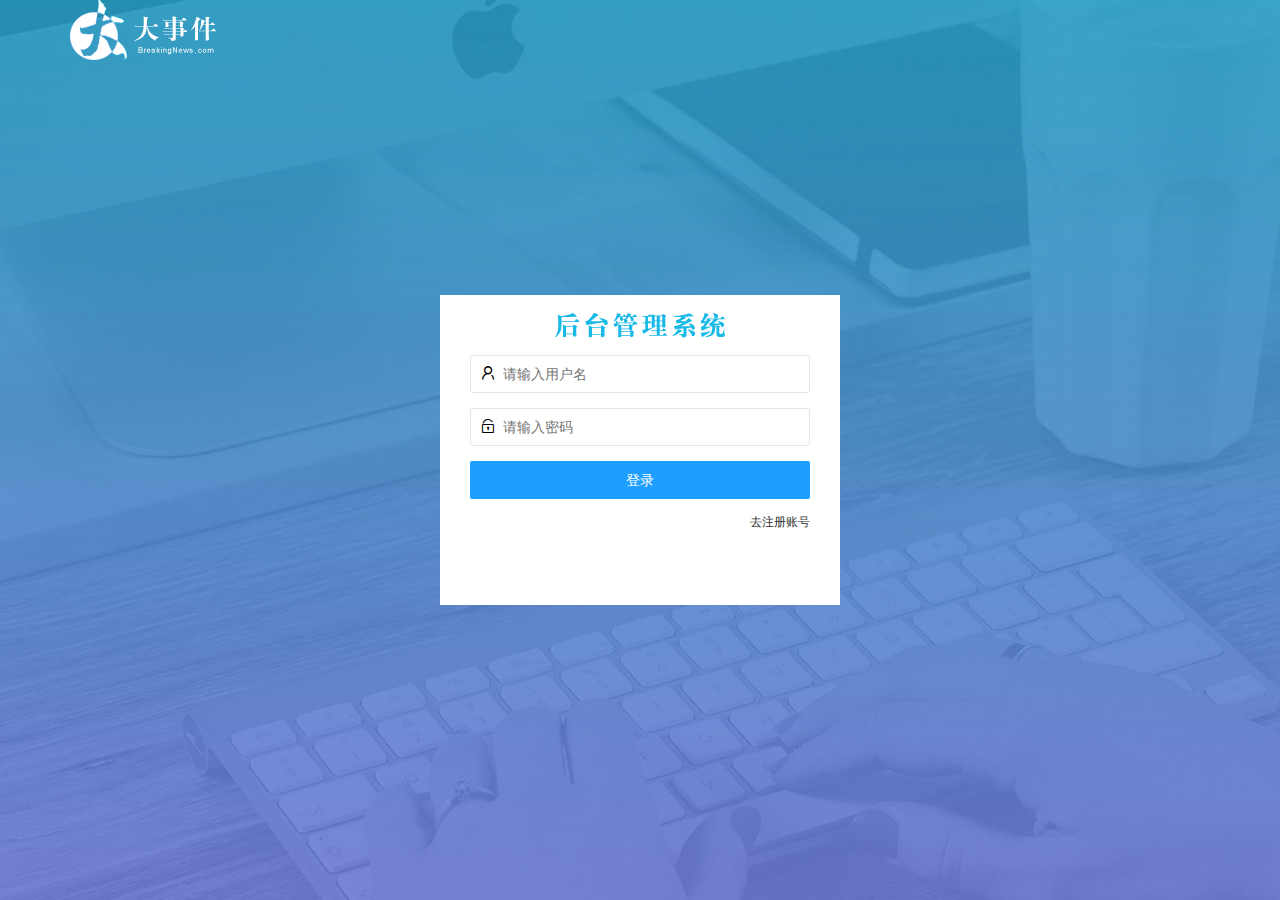
<file: login.html>
<!DOCTYPE html>
<html lang="en">
<head>
    <meta charset="UTF-8">
    <meta http-equiv="X-UA-Compatible" content="IE=edge">
    <meta name="viewport" content="width=device-width, initial-scale=1.0">
    <title>大世界-登录/注册</title>
    <!-- 导入 layUI 的样式 -->
    <link rel="stylesheet" href="./assets/lib/layui/css/layui.css">
    <!-- 导入自己的样式表 -->
    <link rel="stylesheet" href="./assets/css/login.css">
</head>
<body>
    <!-- 头部的 logo 区域 -->
    <div class="layui-main">
        <img src="./assets/images/logo.png" alt="">
    </div>

    <!-- 登录注册区域 -->
    <div class="loginAndRegBox">
        <div class="title-box"></div>
        <!-- 登录的div -->
        <div class="login-box">
            <!-- 登录的表单 -->
            <form class="layui-form" id="from_login">
                <!-- 用户名 -->
                <div class="layui-form-item">
                    <i class="layui-icon layui-icon-username"></i> 
                    <input type="text" name="username" required  lay-verify="required" placeholder="请输入用户名" autocomplete="off" class="layui-input">
                </div>
                <!-- 密码 -->
                <div class="layui-form-item">
                    <i class="layui-icon layui-icon-password
                    "></i> 
                    <input type="password" name="password" required  lay-verify="required|pwd" placeholder="请输入密码" autocomplete="off" class="layui-input">
                </div>
                <!-- 登录按钮 -->
                <div class="layui-form-item">
                    <!-- 注意: 表单提交按钮和普通按钮的区别, 就是 lay-submit 属性 -->
                    <button class="layui-btn layui-btn-fluid layui-btn-normal" lay-submit>登录</button>
                </div>
                <div class="layui-form-item links">
                    <a href="javascript:;" id="link_reg">去注册账号</a>
                </div>
            </form>    
        </div>
        <!-- 注册的div -->
        <div class="reg-box">
            <!-- 注册的表单 -->
            <form class="layui-form" id="form_reg">
                <!-- 用户名 -->
                <div class="layui-form-item">
                    <i class="layui-icon layui-icon-username"></i> 
                    <input type="text" name="username" required  lay-verify="required" placeholder="请输入用户名" autocomplete="off" class="layui-input">
                </div>
                <!-- 密码 -->
                <div class="layui-form-item">
                    <i class="layui-icon layui-icon-password
                    "></i> 
                    <input type="password" name="password" required  lay-verify="required|pwd" placeholder="请输入密码" autocomplete="off" class="layui-input">
                </div>
                <!-- 密码确认框 -->
                <div class="layui-form-item">
                    <i class="layui-icon layui-icon-password
                    "></i> 
                    <input type="password" name="repassword" required  lay-verify="required|pwd|repwd" placeholder="再次确认密码" autocomplete="off" class="layui-input">
                </div>
                <!-- 注册按钮 -->
                <div class="layui-form-item">
                    <!-- 注意: 表单提交按钮和普通按钮的区别, 就是 lay-submit 属性 -->
                    <button class="layui-btn layui-btn-fluid layui-btn-normal" lay-submit>注册</button>
                </div>
                <div class="layui-form-item links">
                    <a href="javascript:;" id="link_login">去登录</a>
                </div>
            </form>    
        </div>
    </div>

    <!-- 导入 Layui 的JS文件 -->
    <script src="./assets/lib/layui/layui.all.js"></script>
    <!-- 导入 JQuery -->
    <script src="./assets/lib/jquery.js"></script>
    <!-- 导入自己封装的 baseAPI.js -->
    <script src="./assets/js/baseAPI.js"></script>
    <!-- 导入自己的 javaScript 脚本 -->
    <script src="./assets/js/login.js"></script>
</body>
</html>
</file>
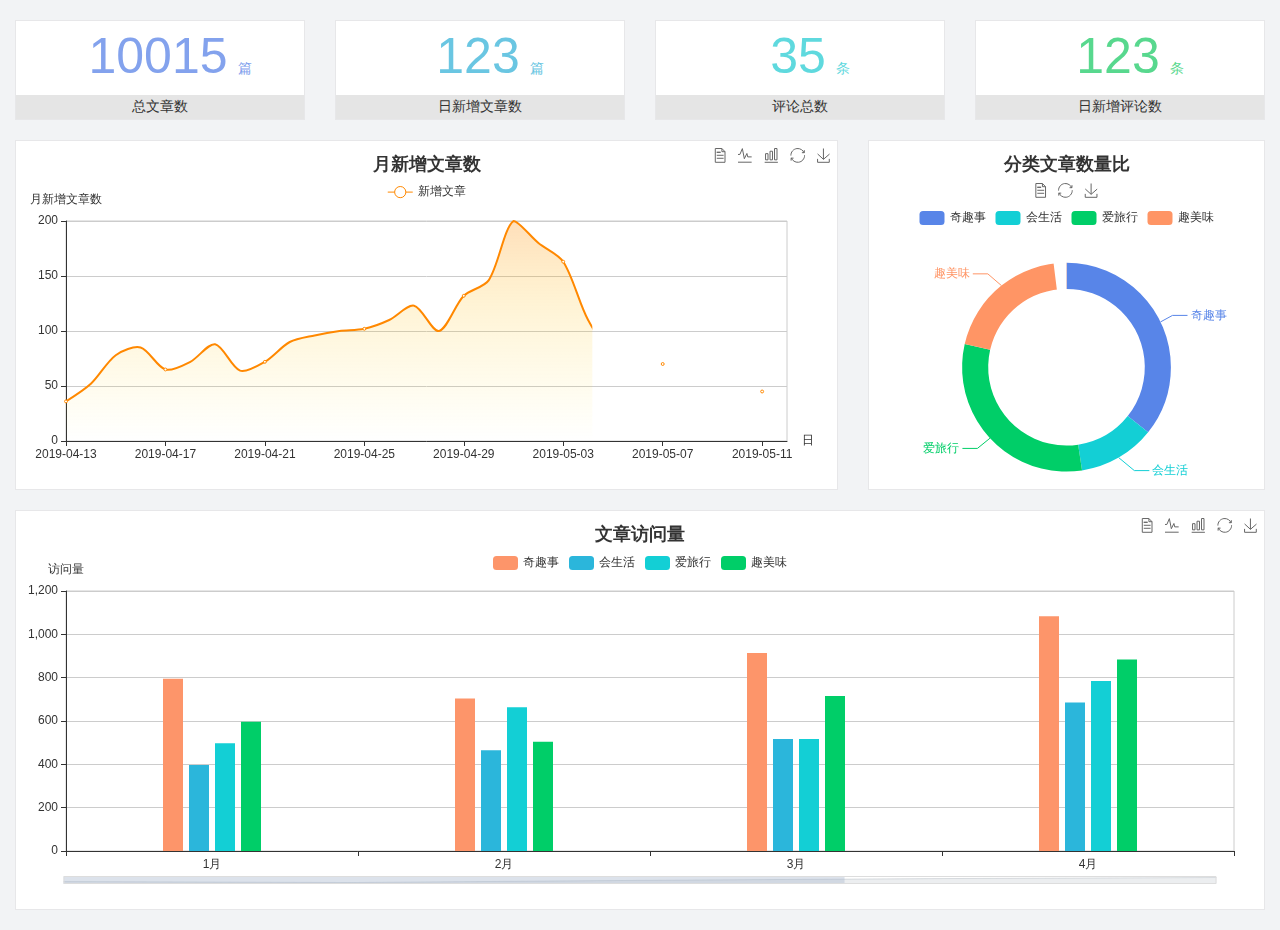
<file: home/dashboard.html>
<!DOCTYPE html>
<html lang="en">

<head>
  <meta charset="UTF-8">
  <meta name="viewport" content="width=device-width, initial-scale=1.0">
  <meta http-equiv="X-UA-Compatible" content="ie=edge">
  <title>图表统计</title>
  <link rel="stylesheet" href="../assets/lib/bootstrap.css" />
  <link rel="stylesheet" href="../assets/lib/main.css" />
  <script src="../assets/lib/jquery.js"></script>
  <script type="text/javascript" src="../assets/lib/echarts.min.js"></script>
</head>

<body>
  <div class="container-fluid">
    <div class="row spannel_list">
      <div class="col-sm-3 col-xs-6">
        <div class="spannel">
          <em>10015</em><span>篇</span>
          <b>总文章数</b>
        </div>
      </div>
      <div class="col-sm-3 col-xs-6">
        <div class="spannel scolor01">
          <em>123</em><span>篇</span>
          <b>日新增文章数</b>
        </div>
      </div>
      <div class="col-sm-3 col-xs-6">
        <div class="spannel scolor02">
          <em>35</em><span>条</span>
          <b>评论总数</b>
        </div>
      </div>
      <div class="col-sm-3 col-xs-6">
        <div class="spannel scolor03">
          <em>123</em><span>条</span>
          <b>日新增评论数</b>
        </div>
      </div>
    </div>
  </div>

  <div class="container-fluid">
    <div class="row curve-pie">
      <div class="col-lg-8 col-md-8">
        <div class="gragh_pannel" id="curve_show"></div>
      </div>
      <div class="col-lg-4 col-md-4">
        <div class="gragh_pannel" id="pie_show"></div>
      </div>
    </div>
  </div>

  <div class="container-fluid">
    <div class="column_pannel" id="column_show"></div>
  </div>

  <script>
    var oChart = echarts.init(document.getElementById('curve_show'));
    var aList_all = [
      { 'count': 36, 'date': '2019-04-13' },
      { 'count': 52, 'date': '2019-04-14' },
      { 'count': 78, 'date': '2019-04-15' },
      { 'count': 85, 'date': '2019-04-16' },
      { 'count': 65, 'date': '2019-04-17' },
      { 'count': 72, 'date': '2019-04-18' },
      { 'count': 88, 'date': '2019-04-19' },
      { 'count': 64, 'date': '2019-04-20' },
      { 'count': 72, 'date': '2019-04-21' },
      { 'count': 90, 'date': '2019-04-22' },
      { 'count': 96, 'date': '2019-04-23' },
      { 'count': 100, 'date': '2019-04-24' },
      { 'count': 102, 'date': '2019-04-25' },
      { 'count': 110, 'date': '2019-04-26' },
      { 'count': 123, 'date': '2019-04-27' },
      { 'count': 100, 'date': '2019-04-28' },
      { 'count': 132, 'date': '2019-04-29' },
      { 'count': 146, 'date': '2019-04-30' },
      { 'count': 200, 'date': '2019-05-01' },
      { 'count': 180, 'date': '2019-05-02' },
      { 'count': 163, 'date': '2019-05-03' },
      { 'count': 110, 'date': '2019-05-04' },
      { 'count': 80, 'date': '2019-05-05' },
      { 'count': 82, 'date': '2019-05-06' },
      { 'count': 70, 'date': '2019-05-07' },
      { 'count': 65, 'date': '2019-05-08' },
      { 'count': 54, 'date': '2019-05-09' },
      { 'count': 40, 'date': '2019-05-10' },
      { 'count': 45, 'date': '2019-05-11' },
      { 'count': 38, 'date': '2019-05-12' },
    ];

    let aCount = [];
    let aDate = [];

    for (var i = 0; i < aList_all.length; i++) {
      aCount.push(aList_all[i].count);
      aDate.push(aList_all[i].date);
    }

    var chartopt = {
      title: {
        text: '月新增文章数',
        left: 'center',
        top: '10'
      },
      tooltip: {
        trigger: 'axis'
      },
      legend: {
        data: ['新增文章'],
        top: '40'
      },
      toolbox: {
        show: true,
        feature: {
          mark: { show: true },
          dataView: { show: true, readOnly: false },
          magicType: { show: true, type: ['line', 'bar'] },
          restore: { show: true },
          saveAsImage: { show: true }
        }
      },
      calculable: true,
      xAxis: [
        {
          name: '日',
          type: 'category',
          boundaryGap: false,
          data: aDate
        }
      ],
      yAxis: [
        {
          name: '月新增文章数',
          type: 'value'
        }
      ],
      series: [
        {
          name: '新增文章',
          type: 'line',
          smooth: true,
          itemStyle: { normal: { areaStyle: { type: 'default' }, color: '#f80' }, lineStyle: { color: '#f80' } },
          data: aCount
        }],
      areaStyle: {
        normal: {
          color: new echarts.graphic.LinearGradient(0, 0, 0, 1, [{
            offset: 0,
            color: 'rgba(255,136,0,0.39)'
          }, {
            offset: .34,
            color: 'rgba(255,180,0,0.25)'
          }, {
            offset: 1,
            color: 'rgba(255,222,0,0.00)'
          }])

        }
      },
      grid: {
        show: true,
        x: 50,
        x2: 50,
        y: 80,
        height: 220
      }
    };

    oChart.setOption(chartopt);


    var oPie = echarts.init(document.getElementById('pie_show'));
    var oPieopt =
    {
      title: {
        top: 10,
        text: '分类文章数量比',
        x: 'center'
      },
      tooltip: {
        trigger: 'item',
        formatter: "{a} <br/>{b} : {c} ({d}%)"
      },
      color: ['#5885e8', '#13cfd5', '#00ce68', '#ff9565'],
      legend: {
        x: 'center',
        top: 65,
        data: ['奇趣事', '会生活', '爱旅行', '趣美味']
      },
      toolbox: {
        show: true,
        x: 'center',
        top: 35,
        feature: {
          mark: { show: true },
          dataView: { show: true, readOnly: false },
          magicType: {
            show: true,
            type: ['pie', 'funnel'],
            option: {
              funnel: {
                x: '25%',
                width: '50%',
                funnelAlign: 'left',
                max: 1548
              }
            }
          },
          restore: { show: true },
          saveAsImage: { show: true }
        }
      },
      calculable: true,
      series: [
        {
          name: '访问来源',
          type: 'pie',
          radius: ['45%', '60%'],
          center: ['50%', '65%'],
          data: [
            { value: 300, name: '奇趣事' },
            { value: 100, name: '会生活' },
            { value: 260, name: '爱旅行' },
            { value: 180, name: '趣美味' }
          ]
        }
      ]
    };
    oPie.setOption(oPieopt);



    var oColumn = this.echarts.init(document.getElementById('column_show'));
    var oColumnopt =
    {
      title: {
        text: '文章访问量',
        left: 'center',
        top: '10'
      },
      tooltip: {
        trigger: 'axis'
      },
      legend: {
        data: ['奇趣事', '会生活', '爱旅行', '趣美味'],
        top: '40'
      },
      toolbox: {
        show: true,
        feature: {
          mark: { show: true },
          dataView: { show: true, readOnly: false },
          magicType: { show: true, type: ['line', 'bar'] },
          restore: { show: true },
          saveAsImage: { show: true }
        }
      },
      calculable: true,
      xAxis: [
        {
          type: 'category',
          data: ['1月', '2月', '3月', '4月', '5月']
        }
      ],
      yAxis: [
        {
          name: '访问量',
          type: 'value'
        }
      ],
      series: [
        {
          name: '奇趣事',
          type: 'bar',
          barWidth: 20,
          itemStyle: {
            normal: { areaStyle: { type: 'default' }, color: '#fd956a' }
          },
          data: [800, 708, 920, 1090, 1200]
        },
        {
          name: '会生活',
          type: 'bar',
          barWidth: 20,
          itemStyle: {
            normal: { areaStyle: { type: 'default' }, color: '#2bb6db' }
          },
          data: [400, 468, 520, 690, 800]
        },
        {
          name: '爱旅行',
          type: 'bar',
          barWidth: 20,
          itemStyle: {
            normal: { areaStyle: { type: 'default' }, color: '#13cfd5' }
          },
          data: [500, 668, 520, 790, 900]
        },
        {
          name: '趣美味',
          type: 'bar',
          barWidth: 20,
          itemStyle: {
            normal: { areaStyle: { type: 'default' }, color: '#00ce68' }
          },
          data: [600, 508, 720, 890, 1000]
        }
      ],
      grid: {
        show: true,
        x: 50,
        x2: 30,
        y: 80,
        height: 260
      },
      dataZoom: [//给x轴设置滚动条
        {
          start: 0,//默认为0
          end: 100 - 1000 / 31,//默认为100
          type: 'slider',
          show: true,
          xAxisIndex: [0],
          handleSize: 0,//滑动条的 左右2个滑动条的大小
          height: 8,//组件高度
          left: 45, //左边的距离
          right: 50,//右边的距离
          bottom: 26,//右边的距离
          handleColor: '#ddd',//h滑动图标的颜色
          handleStyle: {
            borderColor: "#cacaca",
            borderWidth: "1",
            shadowBlur: 2,
            background: "#ddd",
            shadowColor: "#ddd",
          }
        }]
    };
    oColumn.setOption(oColumnopt);
  </script>
</body>

</html>
</file>
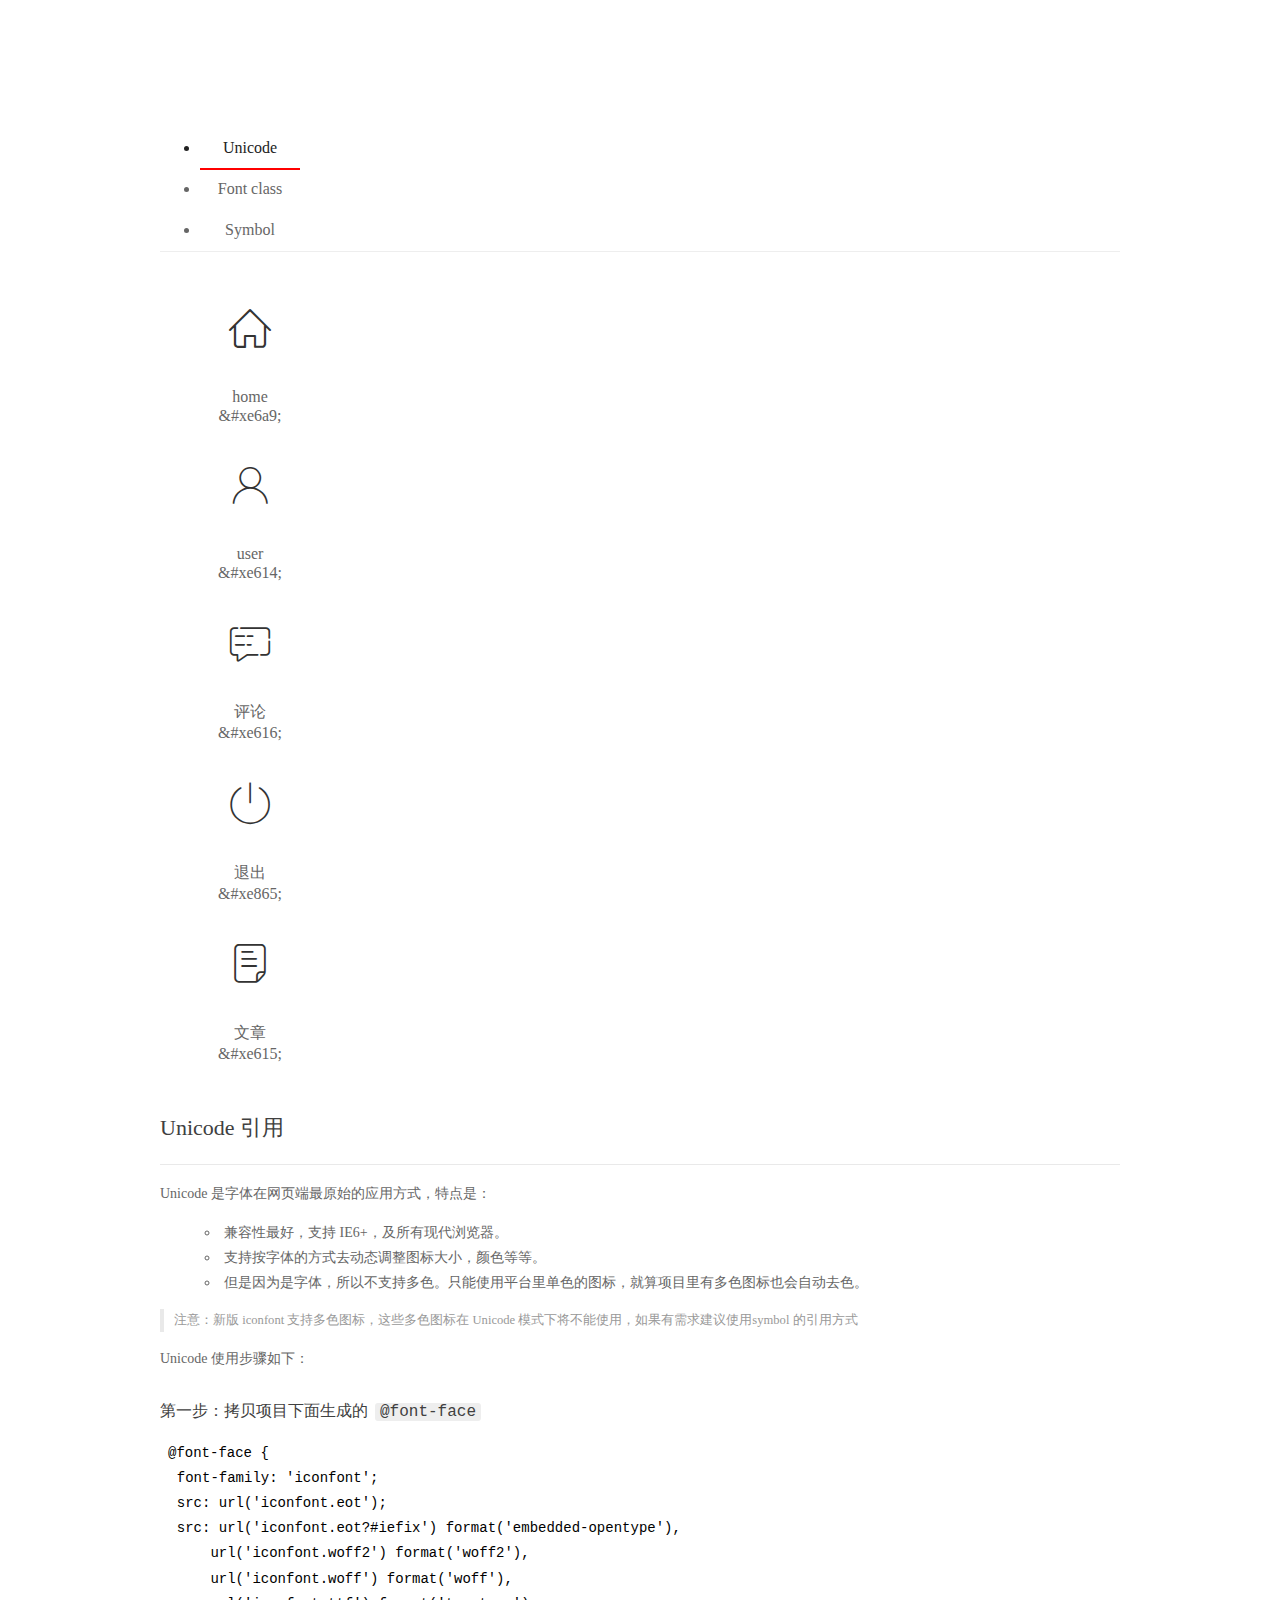
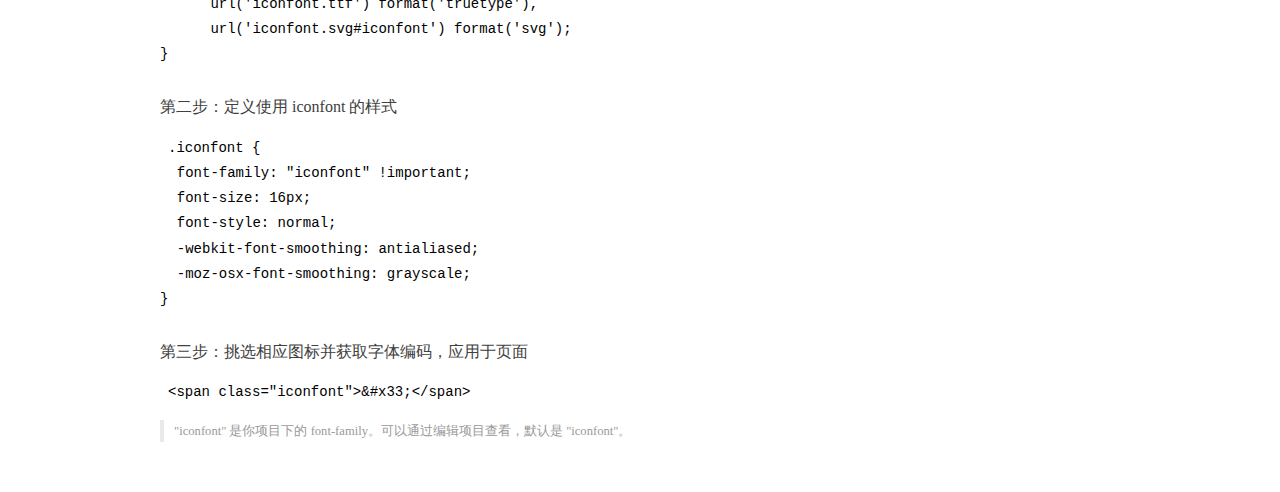
<file: assets/fonts/demo_index.html>
<!DOCTYPE html>
<html>
<head>
  <meta charset="utf-8"/>
  <title>IconFont Demo</title>
  <link rel="shortcut icon" href="https://gtms04.alicdn.com/tps/i4/TB1_oz6GVXXXXaFXpXXJDFnIXXX-64-64.ico" type="image/x-icon"/>
  <link rel="stylesheet" href="https://g.alicdn.com/thx/cube/1.3.2/cube.min.css">
  <link rel="stylesheet" href="demo.css">
  <link rel="stylesheet" href="iconfont.css">
  <script src="iconfont.js"></script>
  <!-- jQuery -->
  <script src="https://a1.alicdn.com/oss/uploads/2018/12/26/7bfddb60-08e8-11e9-9b04-53e73bb6408b.js"></script>
  <!-- 代码高亮 -->
  <script src="https://a1.alicdn.com/oss/uploads/2018/12/26/a3f714d0-08e6-11e9-8a15-ebf944d7534c.js"></script>
</head>
<body>
  <div class="main">
    <h1 class="logo"><a href="https://www.iconfont.cn/" title="iconfont 首页" target="_blank">&#xe86b;</a></h1>
    <div class="nav-tabs">
      <ul id="tabs" class="dib-box">
        <li class="dib active"><span>Unicode</span></li>
        <li class="dib"><span>Font class</span></li>
        <li class="dib"><span>Symbol</span></li>
      </ul>
      
    </div>
    <div class="tab-container">
      <div class="content unicode" style="display: block;">
          <ul class="icon_lists dib-box">
          
            <li class="dib">
              <span class="icon iconfont">&#xe6a9;</span>
                <div class="name">home</div>
                <div class="code-name">&amp;#xe6a9;</div>
              </li>
          
            <li class="dib">
              <span class="icon iconfont">&#xe614;</span>
                <div class="name">user</div>
                <div class="code-name">&amp;#xe614;</div>
              </li>
          
            <li class="dib">
              <span class="icon iconfont">&#xe616;</span>
                <div class="name">评论</div>
                <div class="code-name">&amp;#xe616;</div>
              </li>
          
            <li class="dib">
              <span class="icon iconfont">&#xe865;</span>
                <div class="name">退出</div>
                <div class="code-name">&amp;#xe865;</div>
              </li>
          
            <li class="dib">
              <span class="icon iconfont">&#xe615;</span>
                <div class="name">文章</div>
                <div class="code-name">&amp;#xe615;</div>
              </li>
          
          </ul>
          <div class="article markdown">
          <h2 id="unicode-">Unicode 引用</h2>
          <hr>

          <p>Unicode 是字体在网页端最原始的应用方式，特点是：</p>
          <ul>
            <li>兼容性最好，支持 IE6+，及所有现代浏览器。</li>
            <li>支持按字体的方式去动态调整图标大小，颜色等等。</li>
            <li>但是因为是字体，所以不支持多色。只能使用平台里单色的图标，就算项目里有多色图标也会自动去色。</li>
          </ul>
          <blockquote>
            <p>注意：新版 iconfont 支持多色图标，这些多色图标在 Unicode 模式下将不能使用，如果有需求建议使用symbol 的引用方式</p>
          </blockquote>
          <p>Unicode 使用步骤如下：</p>
          <h3 id="-font-face">第一步：拷贝项目下面生成的 <code>@font-face</code></h3>
<pre><code class="language-css"
>@font-face {
  font-family: 'iconfont';
  src: url('iconfont.eot');
  src: url('iconfont.eot?#iefix') format('embedded-opentype'),
      url('iconfont.woff2') format('woff2'),
      url('iconfont.woff') format('woff'),
      url('iconfont.ttf') format('truetype'),
      url('iconfont.svg#iconfont') format('svg');
}
</code></pre>
          <h3 id="-iconfont-">第二步：定义使用 iconfont 的样式</h3>
<pre><code class="language-css"
>.iconfont {
  font-family: "iconfont" !important;
  font-size: 16px;
  font-style: normal;
  -webkit-font-smoothing: antialiased;
  -moz-osx-font-smoothing: grayscale;
}
</code></pre>
          <h3 id="-">第三步：挑选相应图标并获取字体编码，应用于页面</h3>
<pre>
<code class="language-html"
>&lt;span class="iconfont"&gt;&amp;#x33;&lt;/span&gt;
</code></pre>
          <blockquote>
            <p>"iconfont" 是你项目下的 font-family。可以通过编辑项目查看，默认是 "iconfont"。</p>
          </blockquote>
          </div>
      </div>
      <div class="content font-class">
        <ul class="icon_lists dib-box">
          
          <li class="dib">
            <span class="icon iconfont icon-home"></span>
            <div class="name">
              home
            </div>
            <div class="code-name">.icon-home
            </div>
          </li>
          
          <li class="dib">
            <span class="icon iconfont icon-user"></span>
            <div class="name">
              user
            </div>
            <div class="code-name">.icon-user
            </div>
          </li>
          
          <li class="dib">
            <span class="icon iconfont icon-pinglun"></span>
            <div class="name">
              评论
            </div>
            <div class="code-name">.icon-pinglun
            </div>
          </li>
          
          <li class="dib">
            <span class="icon iconfont icon-tuichu"></span>
            <div class="name">
              退出
            </div>
            <div class="code-name">.icon-tuichu
            </div>
          </li>
          
          <li class="dib">
            <span class="icon iconfont icon-16"></span>
            <div class="name">
              文章
            </div>
            <div class="code-name">.icon-16
            </div>
          </li>
          
        </ul>
        <div class="article markdown">
        <h2 id="font-class-">font-class 引用</h2>
        <hr>

        <p>font-class 是 Unicode 使用方式的一种变种，主要是解决 Unicode 书写不直观，语意不明确的问题。</p>
        <p>与 Unicode 使用方式相比，具有如下特点：</p>
        <ul>
          <li>兼容性良好，支持 IE8+，及所有现代浏览器。</li>
          <li>相比于 Unicode 语意明确，书写更直观。可以很容易分辨这个 icon 是什么。</li>
          <li>因为使用 class 来定义图标，所以当要替换图标时，只需要修改 class 里面的 Unicode 引用。</li>
          <li>不过因为本质上还是使用的字体，所以多色图标还是不支持的。</li>
        </ul>
        <p>使用步骤如下：</p>
        <h3 id="-fontclass-">第一步：引入项目下面生成的 fontclass 代码：</h3>
<pre><code class="language-html">&lt;link rel="stylesheet" href="./iconfont.css"&gt;
</code></pre>
        <h3 id="-">第二步：挑选相应图标并获取类名，应用于页面：</h3>
<pre><code class="language-html">&lt;span class="iconfont icon-xxx"&gt;&lt;/span&gt;
</code></pre>
        <blockquote>
          <p>"
            iconfont" 是你项目下的 font-family。可以通过编辑项目查看，默认是 "iconfont"。</p>
        </blockquote>
      </div>
      </div>
      <div class="content symbol">
          <ul class="icon_lists dib-box">
          
            <li class="dib">
                <svg class="icon svg-icon" aria-hidden="true">
                  <use xlink:href="#icon-home"></use>
                </svg>
                <div class="name">home</div>
                <div class="code-name">#icon-home</div>
            </li>
          
            <li class="dib">
                <svg class="icon svg-icon" aria-hidden="true">
                  <use xlink:href="#icon-user"></use>
                </svg>
                <div class="name">user</div>
                <div class="code-name">#icon-user</div>
            </li>
          
            <li class="dib">
                <svg class="icon svg-icon" aria-hidden="true">
                  <use xlink:href="#icon-pinglun"></use>
                </svg>
                <div class="name">评论</div>
                <div class="code-name">#icon-pinglun</div>
            </li>
          
            <li class="dib">
                <svg class="icon svg-icon" aria-hidden="true">
                  <use xlink:href="#icon-tuichu"></use>
                </svg>
                <div class="name">退出</div>
                <div class="code-name">#icon-tuichu</div>
            </li>
          
            <li class="dib">
                <svg class="icon svg-icon" aria-hidden="true">
                  <use xlink:href="#icon-16"></use>
                </svg>
                <div class="name">文章</div>
                <div class="code-name">#icon-16</div>
            </li>
          
          </ul>
          <div class="article markdown">
          <h2 id="symbol-">Symbol 引用</h2>
          <hr>

          <p>这是一种全新的使用方式，应该说这才是未来的主流，也是平台目前推荐的用法。相关介绍可以参考这篇<a href="">文章</a>
            这种用法其实是做了一个 SVG 的集合，与另外两种相比具有如下特点：</p>
          <ul>
            <li>支持多色图标了，不再受单色限制。</li>
            <li>通过一些技巧，支持像字体那样，通过 <code>font-size</code>, <code>color</code> 来调整样式。</li>
            <li>兼容性较差，支持 IE9+，及现代浏览器。</li>
            <li>浏览器渲染 SVG 的性能一般，还不如 png。</li>
          </ul>
          <p>使用步骤如下：</p>
          <h3 id="-symbol-">第一步：引入项目下面生成的 symbol 代码：</h3>
<pre><code class="language-html">&lt;script src="./iconfont.js"&gt;&lt;/script&gt;
</code></pre>
          <h3 id="-css-">第二步：加入通用 CSS 代码（引入一次就行）：</h3>
<pre><code class="language-html">&lt;style&gt;
.icon {
  width: 1em;
  height: 1em;
  vertical-align: -0.15em;
  fill: currentColor;
  overflow: hidden;
}
&lt;/style&gt;
</code></pre>
          <h3 id="-">第三步：挑选相应图标并获取类名，应用于页面：</h3>
<pre><code class="language-html">&lt;svg class="icon" aria-hidden="true"&gt;
  &lt;use xlink:href="#icon-xxx"&gt;&lt;/use&gt;
&lt;/svg&gt;
</code></pre>
          </div>
      </div>

    </div>
  </div>
  <script>
  $(document).ready(function () {
      $('.tab-container .content:first').show()

      $('#tabs li').click(function (e) {
        var tabContent = $('.tab-container .content')
        var index = $(this).index()

        if ($(this).hasClass('active')) {
          return
        } else {
          $('#tabs li').removeClass('active')
          $(this).addClass('active')

          tabContent.hide().eq(index).fadeIn()
        }
      })
    })
  </script>
</body>
</html>
</file>
<file: assets/lib/layui/css/layui.css>
/** layui-v2.5.5 MIT License By https://www.layui.com */
 .layui-inline,img{display:inline-block;vertical-align:middle}h1,h2,h3,h4,h5,h6{font-weight:400}.layui-edge,.layui-header,.layui-inline,.layui-main{position:relative}.layui-body,.layui-edge,.layui-elip{overflow:hidden}.layui-btn,.layui-edge,.layui-inline,img{vertical-align:middle}.layui-btn,.layui-disabled,.layui-icon,.layui-unselect{-moz-user-select:none;-webkit-user-select:none;-ms-user-select:none}.layui-elip,.layui-form-checkbox span,.layui-form-pane .layui-form-label{text-overflow:ellipsis;white-space:nowrap}.layui-breadcrumb,.layui-tree-btnGroup{visibility:hidden}blockquote,body,button,dd,div,dl,dt,form,h1,h2,h3,h4,h5,h6,input,li,ol,p,pre,td,textarea,th,ul{margin:0;padding:0;-webkit-tap-highlight-color:rgba(0,0,0,0)}a:active,a:hover{outline:0}img{border:none}li{list-style:none}table{border-collapse:collapse;border-spacing:0}h4,h5,h6{font-size:100%}button,input,optgroup,option,select,textarea{font-family:inherit;font-size:inherit;font-style:inherit;font-weight:inherit;outline:0}pre{white-space:pre-wrap;white-space:-moz-pre-wrap;white-space:-pre-wrap;white-space:-o-pre-wrap;word-wrap:break-word}body{line-height:24px;font:14px Helvetica Neue,Helvetica,PingFang SC,Tahoma,Arial,sans-serif}hr{height:1px;margin:10px 0;border:0;clear:both}a{color:#333;text-decoration:none}a:hover{color:#777}a cite{font-style:normal;*cursor:pointer}.layui-border-box,.layui-border-box *{box-sizing:border-box}.layui-box,.layui-box *{box-sizing:content-box}.layui-clear{clear:both;*zoom:1}.layui-clear:after{content:'\20';clear:both;*zoom:1;display:block;height:0}.layui-inline{*display:inline;*zoom:1}.layui-edge{display:inline-block;width:0;height:0;border-width:6px;border-style:dashed;border-color:transparent}.layui-edge-top{top:-4px;border-bottom-color:#999;border-bottom-style:solid}.layui-edge-right{border-left-color:#999;border-left-style:solid}.layui-edge-bottom{top:2px;border-top-color:#999;border-top-style:solid}.layui-edge-left{border-right-color:#999;border-right-style:solid}.layui-disabled,.layui-disabled:hover{color:#d2d2d2!important;cursor:not-allowed!important}.layui-circle{border-radius:100%}.layui-show{display:block!important}.layui-hide{display:none!important}@font-face{font-family:layui-icon;src:url(../font/iconfont.eot?v=250);src:url(../font/iconfont.eot?v=250#iefix) format('embedded-opentype'),url(../font/iconfont.woff2?v=250) format('woff2'),url(../font/iconfont.woff?v=250) format('woff'),url(../font/iconfont.ttf?v=250) format('truetype'),url(../font/iconfont.svg?v=250#layui-icon) format('svg')}.layui-icon{font-family:layui-icon!important;font-size:16px;font-style:normal;-webkit-font-smoothing:antialiased;-moz-osx-font-smoothing:grayscale}.layui-icon-reply-fill:before{content:"\e611"}.layui-icon-set-fill:before{content:"\e614"}.layui-icon-menu-fill:before{content:"\e60f"}.layui-icon-search:before{content:"\e615"}.layui-icon-share:before{content:"\e641"}.layui-icon-set-sm:before{content:"\e620"}.layui-icon-engine:before{content:"\e628"}.layui-icon-close:before{content:"\1006"}.layui-icon-close-fill:before{content:"\1007"}.layui-icon-chart-screen:before{content:"\e629"}.layui-icon-star:before{content:"\e600"}.layui-icon-circle-dot:before{content:"\e617"}.layui-icon-chat:before{content:"\e606"}.layui-icon-release:before{content:"\e609"}.layui-icon-list:before{content:"\e60a"}.layui-icon-chart:before{content:"\e62c"}.layui-icon-ok-circle:before{content:"\1005"}.layui-icon-layim-theme:before{content:"\e61b"}.layui-icon-table:before{content:"\e62d"}.layui-icon-right:before{content:"\e602"}.layui-icon-left:before{content:"\e603"}.layui-icon-cart-simple:before{content:"\e698"}.layui-icon-face-cry:before{content:"\e69c"}.layui-icon-face-smile:before{content:"\e6af"}.layui-icon-survey:before{content:"\e6b2"}.layui-icon-tree:before{content:"\e62e"}.layui-icon-upload-circle:before{content:"\e62f"}.layui-icon-add-circle:before{content:"\e61f"}.layui-icon-download-circle:before{content:"\e601"}.layui-icon-templeate-1:before{content:"\e630"}.layui-icon-util:before{content:"\e631"}.layui-icon-face-surprised:before{content:"\e664"}.layui-icon-edit:before{content:"\e642"}.layui-icon-speaker:before{content:"\e645"}.layui-icon-down:before{content:"\e61a"}.layui-icon-file:before{content:"\e621"}.layui-icon-layouts:before{content:"\e632"}.layui-icon-rate-half:before{content:"\e6c9"}.layui-icon-add-circle-fine:before{content:"\e608"}.layui-icon-prev-circle:before{content:"\e633"}.layui-icon-read:before{content:"\e705"}.layui-icon-404:before{content:"\e61c"}.layui-icon-carousel:before{content:"\e634"}.layui-icon-help:before{content:"\e607"}.layui-icon-code-circle:before{content:"\e635"}.layui-icon-water:before{content:"\e636"}.layui-icon-username:before{content:"\e66f"}.layui-icon-find-fill:before{content:"\e670"}.layui-icon-about:before{content:"\e60b"}.layui-icon-location:before{content:"\e715"}.layui-icon-up:before{content:"\e619"}.layui-icon-pause:before{content:"\e651"}.layui-icon-date:before{content:"\e637"}.layui-icon-layim-uploadfile:before{content:"\e61d"}.layui-icon-delete:before{content:"\e640"}.layui-icon-play:before{content:"\e652"}.layui-icon-top:before{content:"\e604"}.layui-icon-friends:before{content:"\e612"}.layui-icon-refresh-3:before{content:"\e9aa"}.layui-icon-ok:before{content:"\e605"}.layui-icon-layer:before{content:"\e638"}.layui-icon-face-smile-fine:before{content:"\e60c"}.layui-icon-dollar:before{content:"\e659"}.layui-icon-group:before{content:"\e613"}.layui-icon-layim-download:before{content:"\e61e"}.layui-icon-picture-fine:before{content:"\e60d"}.layui-icon-link:before{content:"\e64c"}.layui-icon-diamond:before{content:"\e735"}.layui-icon-log:before{content:"\e60e"}.layui-icon-rate-solid:before{content:"\e67a"}.layui-icon-fonts-del:before{content:"\e64f"}.layui-icon-unlink:before{content:"\e64d"}.layui-icon-fonts-clear:before{content:"\e639"}.layui-icon-triangle-r:before{content:"\e623"}.layui-icon-circle:before{content:"\e63f"}.layui-icon-radio:before{content:"\e643"}.layui-icon-align-center:before{content:"\e647"}.layui-icon-align-right:before{content:"\e648"}.layui-icon-align-left:before{content:"\e649"}.layui-icon-loading-1:before{content:"\e63e"}.layui-icon-return:before{content:"\e65c"}.layui-icon-fonts-strong:before{content:"\e62b"}.layui-icon-upload:before{content:"\e67c"}.layui-icon-dialogue:before{content:"\e63a"}.layui-icon-video:before{content:"\e6ed"}.layui-icon-headset:before{content:"\e6fc"}.layui-icon-cellphone-fine:before{content:"\e63b"}.layui-icon-add-1:before{content:"\e654"}.layui-icon-face-smile-b:before{content:"\e650"}.layui-icon-fonts-html:before{content:"\e64b"}.layui-icon-form:before{content:"\e63c"}.layui-icon-cart:before{content:"\e657"}.layui-icon-camera-fill:before{content:"\e65d"}.layui-icon-tabs:before{content:"\e62a"}.layui-icon-fonts-code:before{content:"\e64e"}.layui-icon-fire:before{content:"\e756"}.layui-icon-set:before{content:"\e716"}.layui-icon-fonts-u:before{content:"\e646"}.layui-icon-triangle-d:before{content:"\e625"}.layui-icon-tips:before{content:"\e702"}.layui-icon-picture:before{content:"\e64a"}.layui-icon-more-vertical:before{content:"\e671"}.layui-icon-flag:before{content:"\e66c"}.layui-icon-loading:before{content:"\e63d"}.layui-icon-fonts-i:before{content:"\e644"}.layui-icon-refresh-1:before{content:"\e666"}.layui-icon-rmb:before{content:"\e65e"}.layui-icon-home:before{content:"\e68e"}.layui-icon-user:before{content:"\e770"}.layui-icon-notice:before{content:"\e667"}.layui-icon-login-weibo:before{content:"\e675"}.layui-icon-voice:before{content:"\e688"}.layui-icon-upload-drag:before{content:"\e681"}.layui-icon-login-qq:before{content:"\e676"}.layui-icon-snowflake:before{content:"\e6b1"}.layui-icon-file-b:before{content:"\e655"}.layui-icon-template:before{content:"\e663"}.layui-icon-auz:before{content:"\e672"}.layui-icon-console:before{content:"\e665"}.layui-icon-app:before{content:"\e653"}.layui-icon-prev:before{content:"\e65a"}.layui-icon-website:before{content:"\e7ae"}.layui-icon-next:before{content:"\e65b"}.layui-icon-component:before{content:"\e857"}.layui-icon-more:before{content:"\e65f"}.layui-icon-login-wechat:before{content:"\e677"}.layui-icon-shrink-right:before{content:"\e668"}.layui-icon-spread-left:before{content:"\e66b"}.layui-icon-camera:before{content:"\e660"}.layui-icon-note:before{content:"\e66e"}.layui-icon-refresh:before{content:"\e669"}.layui-icon-female:before{content:"\e661"}.layui-icon-male:before{content:"\e662"}.layui-icon-password:before{content:"\e673"}.layui-icon-senior:before{content:"\e674"}.layui-icon-theme:before{content:"\e66a"}.layui-icon-tread:before{content:"\e6c5"}.layui-icon-praise:before{content:"\e6c6"}.layui-icon-star-fill:before{content:"\e658"}.layui-icon-rate:before{content:"\e67b"}.layui-icon-template-1:before{content:"\e656"}.layui-icon-vercode:before{content:"\e679"}.layui-icon-cellphone:before{content:"\e678"}.layui-icon-screen-full:before{content:"\e622"}.layui-icon-screen-restore:before{content:"\e758"}.layui-icon-cols:before{content:"\e610"}.layui-icon-export:before{content:"\e67d"}.layui-icon-print:before{content:"\e66d"}.layui-icon-slider:before{content:"\e714"}.layui-icon-addition:before{content:"\e624"}.layui-icon-subtraction:before{content:"\e67e"}.layui-icon-service:before{content:"\e626"}.layui-icon-transfer:before{content:"\e691"}.layui-main{width:1140px;margin:0 auto}.layui-header{z-index:1000;height:60px}.layui-header a:hover{transition:all .5s;-webkit-transition:all .5s}.layui-side{position:fixed;left:0;top:0;bottom:0;z-index:999;width:200px;overflow-x:hidden}.layui-side-scroll{position:relative;width:220px;height:100%;overflow-x:hidden}.layui-body{position:absolute;left:200px;right:0;top:0;bottom:0;z-index:998;width:auto;overflow-y:auto;box-sizing:border-box}.layui-layout-body{overflow:hidden}.layui-layout-admin .layui-header{background-color:#23262E}.layui-layout-admin .layui-side{top:60px;width:200px;overflow-x:hidden}.layui-layout-admin .layui-body{position:fixed;top:60px;bottom:44px}.layui-layout-admin .layui-main{width:auto;margin:0 15px}.layui-layout-admin .layui-footer{position:fixed;left:200px;right:0;bottom:0;height:44px;line-height:44px;padding:0 15px;background-color:#eee}.layui-layout-admin .layui-logo{position:absolute;left:0;top:0;width:200px;height:100%;line-height:60px;text-align:center;color:#009688;font-size:16px}.layui-layout-admin .layui-header .layui-nav{background:0 0}.layui-layout-left{position:absolute!important;left:200px;top:0}.layui-layout-right{position:absolute!important;right:0;top:0}.layui-container{position:relative;margin:0 auto;padding:0 15px;box-sizing:border-box}.layui-fluid{position:relative;margin:0 auto;padding:0 15px}.layui-row:after,.layui-row:before{content:'';display:block;clear:both}.layui-col-lg1,.layui-col-lg10,.layui-col-lg11,.layui-col-lg12,.layui-col-lg2,.layui-col-lg3,.layui-col-lg4,.layui-col-lg5,.layui-col-lg6,.layui-col-lg7,.layui-col-lg8,.layui-col-lg9,.layui-col-md1,.layui-col-md10,.layui-col-md11,.layui-col-md12,.layui-col-md2,.layui-col-md3,.layui-col-md4,.layui-col-md5,.layui-col-md6,.layui-col-md7,.layui-col-md8,.layui-col-md9,.layui-col-sm1,.layui-col-sm10,.layui-col-sm11,.layui-col-sm12,.layui-col-sm2,.layui-col-sm3,.layui-col-sm4,.layui-col-sm5,.layui-col-sm6,.layui-col-sm7,.layui-col-sm8,.layui-col-sm9,.layui-col-xs1,.layui-col-xs10,.layui-col-xs11,.layui-col-xs12,.layui-col-xs2,.layui-col-xs3,.layui-col-xs4,.layui-col-xs5,.layui-col-xs6,.layui-col-xs7,.layui-col-xs8,.layui-col-xs9{position:relative;display:block;box-sizing:border-box}.layui-col-xs1,.layui-col-xs10,.layui-col-xs11,.layui-col-xs12,.layui-col-xs2,.layui-col-xs3,.layui-col-xs4,.layui-col-xs5,.layui-col-xs6,.layui-col-xs7,.layui-col-xs8,.layui-col-xs9{float:left}.layui-col-xs1{width:8.33333333%}.layui-col-xs2{width:16.66666667%}.layui-col-xs3{width:25%}.layui-col-xs4{width:33.33333333%}.layui-col-xs5{width:41.66666667%}.layui-col-xs6{width:50%}.layui-col-xs7{width:58.33333333%}.layui-col-xs8{width:66.66666667%}.layui-col-xs9{width:75%}.layui-col-xs10{width:83.33333333%}.layui-col-xs11{width:91.66666667%}.layui-col-xs12{width:100%}.layui-col-xs-offset1{margin-left:8.33333333%}.layui-col-xs-offset2{margin-left:16.66666667%}.layui-col-xs-offset3{margin-left:25%}.layui-col-xs-offset4{margin-left:33.33333333%}.layui-col-xs-offset5{margin-left:41.66666667%}.layui-col-xs-offset6{margin-left:50%}.layui-col-xs-offset7{margin-left:58.33333333%}.layui-col-xs-offset8{margin-left:66.66666667%}.layui-col-xs-offset9{margin-left:75%}.layui-col-xs-offset10{margin-left:83.33333333%}.layui-col-xs-offset11{margin-left:91.66666667%}.layui-col-xs-offset12{margin-left:100%}@media screen and (max-width:768px){.layui-hide-xs{display:none!important}.layui-show-xs-block{display:block!important}.layui-show-xs-inline{display:inline!important}.layui-show-xs-inline-block{display:inline-block!important}}@media screen and (min-width:768px){.layui-container{width:750px}.layui-hide-sm{display:none!important}.layui-show-sm-block{display:block!important}.layui-show-sm-inline{display:inline!important}.layui-show-sm-inline-block{display:inline-block!important}.layui-col-sm1,.layui-col-sm10,.layui-col-sm11,.layui-col-sm12,.layui-col-sm2,.layui-col-sm3,.layui-col-sm4,.layui-col-sm5,.layui-col-sm6,.layui-col-sm7,.layui-col-sm8,.layui-col-sm9{float:left}.layui-col-sm1{width:8.33333333%}.layui-col-sm2{width:16.66666667%}.layui-col-sm3{width:25%}.layui-col-sm4{width:33.33333333%}.layui-col-sm5{width:41.66666667%}.layui-col-sm6{width:50%}.layui-col-sm7{width:58.33333333%}.layui-col-sm8{width:66.66666667%}.layui-col-sm9{width:75%}.layui-col-sm10{width:83.33333333%}.layui-col-sm11{width:91.66666667%}.layui-col-sm12{width:100%}.layui-col-sm-offset1{margin-left:8.33333333%}.layui-col-sm-offset2{margin-left:16.66666667%}.layui-col-sm-offset3{margin-left:25%}.layui-col-sm-offset4{margin-left:33.33333333%}.layui-col-sm-offset5{margin-left:41.66666667%}.layui-col-sm-offset6{margin-left:50%}.layui-col-sm-offset7{margin-left:58.33333333%}.layui-col-sm-offset8{margin-left:66.66666667%}.layui-col-sm-offset9{margin-left:75%}.layui-col-sm-offset10{margin-left:83.33333333%}.layui-col-sm-offset11{margin-left:91.66666667%}.layui-col-sm-offset12{margin-left:100%}}@media screen and (min-width:992px){.layui-container{width:970px}.layui-hide-md{display:none!important}.layui-show-md-block{display:block!important}.layui-show-md-inline{display:inline!important}.layui-show-md-inline-block{display:inline-block!important}.layui-col-md1,.layui-col-md10,.layui-col-md11,.layui-col-md12,.layui-col-md2,.layui-col-md3,.layui-col-md4,.layui-col-md5,.layui-col-md6,.layui-col-md7,.layui-col-md8,.layui-col-md9{float:left}.layui-col-md1{width:8.33333333%}.layui-col-md2{width:16.66666667%}.layui-col-md3{width:25%}.layui-col-md4{width:33.33333333%}.layui-col-md5{width:41.66666667%}.layui-col-md6{width:50%}.layui-col-md7{width:58.33333333%}.layui-col-md8{width:66.66666667%}.layui-col-md9{width:75%}.layui-col-md10{width:83.33333333%}.layui-col-md11{width:91.66666667%}.layui-col-md12{width:100%}.layui-col-md-offset1{margin-left:8.33333333%}.layui-col-md-offset2{margin-left:16.66666667%}.layui-col-md-offset3{margin-left:25%}.layui-col-md-offset4{margin-left:33.33333333%}.layui-col-md-offset5{margin-left:41.66666667%}.layui-col-md-offset6{margin-left:50%}.layui-col-md-offset7{margin-left:58.33333333%}.layui-col-md-offset8{margin-left:66.66666667%}.layui-col-md-offset9{margin-left:75%}.layui-col-md-offset10{margin-left:83.33333333%}.layui-col-md-offset11{margin-left:91.66666667%}.layui-col-md-offset12{margin-left:100%}}@media screen and (min-width:1200px){.layui-container{width:1170px}.layui-hide-lg{display:none!important}.layui-show-lg-block{display:block!important}.layui-show-lg-inline{display:inline!important}.layui-show-lg-inline-block{display:inline-block!important}.layui-col-lg1,.layui-col-lg10,.layui-col-lg11,.layui-col-lg12,.layui-col-lg2,.layui-col-lg3,.layui-col-lg4,.layui-col-lg5,.layui-col-lg6,.layui-col-lg7,.layui-col-lg8,.layui-col-lg9{float:left}.layui-col-lg1{width:8.33333333%}.layui-col-lg2{width:16.66666667%}.layui-col-lg3{width:25%}.layui-col-lg4{width:33.33333333%}.layui-col-lg5{width:41.66666667%}.layui-col-lg6{width:50%}.layui-col-lg7{width:58.33333333%}.layui-col-lg8{width:66.66666667%}.layui-col-lg9{width:75%}.layui-col-lg10{width:83.33333333%}.layui-col-lg11{width:91.66666667%}.layui-col-lg12{width:100%}.layui-col-lg-offset1{margin-left:8.33333333%}.layui-col-lg-offset2{margin-left:16.66666667%}.layui-col-lg-offset3{margin-left:25%}.layui-col-lg-offset4{margin-left:33.33333333%}.layui-col-lg-offset5{margin-left:41.66666667%}.layui-col-lg-offset6{margin-left:50%}.layui-col-lg-offset7{margin-left:58.33333333%}.layui-col-lg-offset8{margin-left:66.66666667%}.layui-col-lg-offset9{margin-left:75%}.layui-col-lg-offset10{margin-left:83.33333333%}.layui-col-lg-offset11{margin-left:91.66666667%}.layui-col-lg-offset12{margin-left:100%}}.layui-col-space1{margin:-.5px}.layui-col-space1>*{padding:.5px}.layui-col-space3{margin:-1.5px}.layui-col-space3>*{padding:1.5px}.layui-col-space5{margin:-2.5px}.layui-col-space5>*{padding:2.5px}.layui-col-space8{margin:-3.5px}.layui-col-space8>*{padding:3.5px}.layui-col-space10{margin:-5px}.layui-col-space10>*{padding:5px}.layui-col-space12{margin:-6px}.layui-col-space12>*{padding:6px}.layui-col-space15{margin:-7.5px}.layui-col-space15>*{padding:7.5px}.layui-col-space18{margin:-9px}.layui-col-space18>*{padding:9px}.layui-col-space20{margin:-10px}.layui-col-space20>*{padding:10px}.layui-col-space22{margin:-11px}.layui-col-space22>*{padding:11px}.layui-col-space25{margin:-12.5px}.layui-col-space25>*{padding:12.5px}.layui-col-space30{margin:-15px}.layui-col-space30>*{padding:15px}.layui-btn,.layui-input,.layui-select,.layui-textarea,.layui-upload-button{outline:0;-webkit-appearance:none;transition:all .3s;-webkit-transition:all .3s;box-sizing:border-box}.layui-elem-quote{margin-bottom:10px;padding:15px;line-height:22px;border-left:5px solid #009688;border-radius:0 2px 2px 0;background-color:#f2f2f2}.layui-quote-nm{border-style:solid;border-width:1px 1px 1px 5px;background:0 0}.layui-elem-field{margin-bottom:10px;padding:0;border-width:1px;border-style:solid}.layui-elem-field legend{margin-left:20px;padding:0 10px;font-size:20px;font-weight:300}.layui-field-title{margin:10px 0 20px;border-width:1px 0 0}.layui-field-box{padding:10px 15px}.layui-field-title .layui-field-box{padding:10px 0}.layui-progress{position:relative;height:6px;border-radius:20px;background-color:#e2e2e2}.layui-progress-bar{position:absolute;left:0;top:0;width:0;max-width:100%;height:6px;border-radius:20px;text-align:right;background-color:#5FB878;transition:all .3s;-webkit-transition:all .3s}.layui-progress-big,.layui-progress-big .layui-progress-bar{height:18px;line-height:18px}.layui-progress-text{position:relative;top:-20px;line-height:18px;font-size:12px;color:#666}.layui-progress-big .layui-progress-text{position:static;padding:0 10px;color:#fff}.layui-collapse{border-width:1px;border-style:solid;border-radius:2px}.layui-colla-content,.layui-colla-item{border-top-width:1px;border-top-style:solid}.layui-colla-item:first-child{border-top:none}.layui-colla-title{position:relative;height:42px;line-height:42px;padding:0 15px 0 35px;color:#333;background-color:#f2f2f2;cursor:pointer;font-size:14px;overflow:hidden}.layui-colla-content{display:none;padding:10px 15px;line-height:22px;color:#666}.layui-colla-icon{position:absolute;left:15px;top:0;font-size:14px}.layui-card{margin-bottom:15px;border-radius:2px;background-color:#fff;box-shadow:0 1px 2px 0 rgba(0,0,0,.05)}.layui-card:last-child{margin-bottom:0}.layui-card-header{position:relative;height:42px;line-height:42px;padding:0 15px;border-bottom:1px solid #f6f6f6;color:#333;border-radius:2px 2px 0 0;font-size:14px}.layui-bg-black,.layui-bg-blue,.layui-bg-cyan,.layui-bg-green,.layui-bg-orange,.layui-bg-red{color:#fff!important}.layui-card-body{position:relative;padding:10px 15px;line-height:24px}.layui-card-body[pad15]{padding:15px}.layui-card-body[pad20]{padding:20px}.layui-card-body .layui-table{margin:5px 0}.layui-card .layui-tab{margin:0}.layui-panel-window{position:relative;padding:15px;border-radius:0;border-top:5px solid #E6E6E6;background-color:#fff}.layui-auxiliar-moving{position:fixed;left:0;right:0;top:0;bottom:0;width:100%;height:100%;background:0 0;z-index:9999999999}.layui-form-label,.layui-form-mid,.layui-form-select,.layui-input-block,.layui-input-inline,.layui-textarea{position:relative}.layui-bg-red{background-color:#FF5722!important}.layui-bg-orange{background-color:#FFB800!important}.layui-bg-green{background-color:#009688!important}.layui-bg-cyan{background-color:#2F4056!important}.layui-bg-blue{background-color:#1E9FFF!important}.layui-bg-black{background-color:#393D49!important}.layui-bg-gray{background-color:#eee!important;color:#666!important}.layui-badge-rim,.layui-colla-content,.layui-colla-item,.layui-collapse,.layui-elem-field,.layui-form-pane .layui-form-item[pane],.layui-form-pane .layui-form-label,.layui-input,.layui-layedit,.layui-layedit-tool,.layui-quote-nm,.layui-select,.layui-tab-bar,.layui-tab-card,.layui-tab-title,.layui-tab-title .layui-this:after,.layui-textarea{border-color:#e6e6e6}.layui-timeline-item:before,hr{background-color:#e6e6e6}.layui-text{line-height:22px;font-size:14px;color:#666}.layui-text h1,.layui-text h2,.layui-text h3{font-weight:500;color:#333}.layui-text h1{font-size:30px}.layui-text h2{font-size:24px}.layui-text h3{font-size:18px}.layui-text a:not(.layui-btn){color:#01AAED}.layui-text a:not(.layui-btn):hover{text-decoration:underline}.layui-text ul{padding:5px 0 5px 15px}.layui-text ul li{margin-top:5px;list-style-type:disc}.layui-text em,.layui-word-aux{color:#999!important;padding:0 5px!important}.layui-btn{display:inline-block;height:38px;line-height:38px;padding:0 18px;background-color:#009688;color:#fff;white-space:nowrap;text-align:center;font-size:14px;border:none;border-radius:2px;cursor:pointer}.layui-btn:hover{opacity:.8;filter:alpha(opacity=80);color:#fff}.layui-btn:active{opacity:1;filter:alpha(opacity=100)}.layui-btn+.layui-btn{margin-left:10px}.layui-btn-container{font-size:0}.layui-btn-container .layui-btn{margin-right:10px;margin-bottom:10px}.layui-btn-container .layui-btn+.layui-btn{margin-left:0}.layui-table .layui-btn-container .layui-btn{margin-bottom:9px}.layui-btn-radius{border-radius:100px}.layui-btn .layui-icon{margin-right:3px;font-size:18px;vertical-align:bottom;vertical-align:middle\9}.layui-btn-primary{border:1px solid #C9C9C9;background-color:#fff;color:#555}.layui-btn-primary:hover{border-color:#009688;color:#333}.layui-btn-normal{background-color:#1E9FFF}.layui-btn-warm{background-color:#FFB800}.layui-btn-danger{background-color:#FF5722}.layui-btn-checked{background-color:#5FB878}.layui-btn-disabled,.layui-btn-disabled:active,.layui-btn-disabled:hover{border:1px solid #e6e6e6;background-color:#FBFBFB;color:#C9C9C9;cursor:not-allowed;opacity:1}.layui-btn-lg{height:44px;line-height:44px;padding:0 25px;font-size:16px}.layui-btn-sm{height:30px;line-height:30px;padding:0 10px;font-size:12px}.layui-btn-sm i{font-size:16px!important}.layui-btn-xs{height:22px;line-height:22px;padding:0 5px;font-size:12px}.layui-btn-xs i{font-size:14px!important}.layui-btn-group{display:inline-block;vertical-align:middle;font-size:0}.layui-btn-group .layui-btn{margin-left:0!important;margin-right:0!important;border-left:1px solid rgba(255,255,255,.5);border-radius:0}.layui-btn-group .layui-btn-primary{border-left:none}.layui-btn-group .layui-btn-primary:hover{border-color:#C9C9C9;color:#009688}.layui-btn-group .layui-btn:first-child{border-left:none;border-radius:2px 0 0 2px}.layui-btn-group .layui-btn-primary:first-child{border-left:1px solid #c9c9c9}.layui-btn-group .layui-btn:last-child{border-radius:0 2px 2px 0}.layui-btn-group .layui-btn+.layui-btn{margin-left:0}.layui-btn-group+.layui-btn-group{margin-left:10px}.layui-btn-fluid{width:100%}.layui-input,.layui-select,.layui-textarea{height:38px;line-height:1.3;line-height:38px\9;border-width:1px;border-style:solid;background-color:#fff;border-radius:2px}.layui-input::-webkit-input-placeholder,.layui-select::-webkit-input-placeholder,.layui-textarea::-webkit-input-placeholder{line-height:1.3}.layui-input,.layui-textarea{display:block;width:100%;padding-left:10px}.layui-input:hover,.layui-textarea:hover{border-color:#D2D2D2!important}.layui-input:focus,.layui-textarea:focus{border-color:#C9C9C9!important}.layui-textarea{min-height:100px;height:auto;line-height:20px;padding:6px 10px;resize:vertical}.layui-select{padding:0 10px}.layui-form input[type=checkbox],.layui-form input[type=radio],.layui-form select{display:none}.layui-form [lay-ignore]{display:initial}.layui-form-item{margin-bottom:15px;clear:both;*zoom:1}.layui-form-item:after{content:'\20';clear:both;*zoom:1;display:block;height:0}.layui-form-label{float:left;display:block;padding:9px 15px;width:80px;font-weight:400;line-height:20px;text-align:right}.layui-form-label-col{display:block;float:none;padding:9px 0;line-height:20px;text-align:left}.layui-form-item .layui-inline{margin-bottom:5px;margin-right:10px}.layui-input-block{margin-left:110px;min-height:36px}.layui-input-inline{display:inline-block;vertical-align:middle}.layui-form-item .layui-input-inline{float:left;width:190px;margin-right:10px}.layui-form-text .layui-input-inline{width:auto}.layui-form-mid{float:left;display:block;padding:9px 0!important;line-height:20px;margin-right:10px}.layui-form-danger+.layui-form-select .layui-input,.layui-form-danger:focus{border-color:#FF5722!important}.layui-form-select .layui-input{padding-right:30px;cursor:pointer}.layui-form-select .layui-edge{position:absolute;right:10px;top:50%;margin-top:-3px;cursor:pointer;border-width:6px;border-top-color:#c2c2c2;border-top-style:solid;transition:all .3s;-webkit-transition:all .3s}.layui-form-select dl{display:none;position:absolute;left:0;top:42px;padding:5px 0;z-index:899;min-width:100%;border:1px solid #d2d2d2;max-height:300px;overflow-y:auto;background-color:#fff;border-radius:2px;box-shadow:0 2px 4px rgba(0,0,0,.12);box-sizing:border-box}.layui-form-select dl dd,.layui-form-select dl dt{padding:0 10px;line-height:36px;white-space:nowrap;overflow:hidden;text-overflow:ellipsis}.layui-form-select dl dt{font-size:12px;color:#999}.layui-form-select dl dd{cursor:pointer}.layui-form-select dl dd:hover{background-color:#f2f2f2;-webkit-transition:.5s all;transition:.5s all}.layui-form-select .layui-select-group dd{padding-left:20px}.layui-form-select dl dd.layui-select-tips{padding-left:10px!important;color:#999}.layui-form-select dl dd.layui-this{background-color:#5FB878;color:#fff}.layui-form-checkbox,.layui-form-select dl dd.layui-disabled{background-color:#fff}.layui-form-selected dl{display:block}.layui-form-checkbox,.layui-form-checkbox *,.layui-form-switch{display:inline-block;vertical-align:middle}.layui-form-selected .layui-edge{margin-top:-9px;-webkit-transform:rotate(180deg);transform:rotate(180deg);margin-top:-3px\9}:root .layui-form-selected .layui-edge{margin-top:-9px\0/IE9}.layui-form-selectup dl{top:auto;bottom:42px}.layui-select-none{margin:5px 0;text-align:center;color:#999}.layui-select-disabled .layui-disabled{border-color:#eee!important}.layui-select-disabled .layui-edge{border-top-color:#d2d2d2}.layui-form-checkbox{position:relative;height:30px;line-height:30px;margin-right:10px;padding-right:30px;cursor:pointer;font-size:0;-webkit-transition:.1s linear;transition:.1s linear;box-sizing:border-box}.layui-form-checkbox span{padding:0 10px;height:100%;font-size:14px;border-radius:2px 0 0 2px;background-color:#d2d2d2;color:#fff;overflow:hidden}.layui-form-checkbox:hover span{background-color:#c2c2c2}.layui-form-checkbox i{position:absolute;right:0;top:0;width:30px;height:28px;border:1px solid #d2d2d2;border-left:none;border-radius:0 2px 2px 0;color:#fff;font-size:20px;text-align:center}.layui-form-checkbox:hover i{border-color:#c2c2c2;color:#c2c2c2}.layui-form-checked,.layui-form-checked:hover{border-color:#5FB878}.layui-form-checked span,.layui-form-checked:hover span{background-color:#5FB878}.layui-form-checked i,.layui-form-checked:hover i{color:#5FB878}.layui-form-item .layui-form-checkbox{margin-top:4px}.layui-form-checkbox[lay-skin=primary]{height:auto!important;line-height:normal!important;min-width:18px;min-height:18px;border:none!important;margin-right:0;padding-left:28px;padding-right:0;background:0 0}.layui-form-checkbox[lay-skin=primary] span{padding-left:0;padding-right:15px;line-height:18px;background:0 0;color:#666}.layui-form-checkbox[lay-skin=primary] i{right:auto;left:0;width:16px;height:16px;line-height:16px;border:1px solid #d2d2d2;font-size:12px;border-radius:2px;background-color:#fff;-webkit-transition:.1s linear;transition:.1s linear}.layui-form-checkbox[lay-skin=primary]:hover i{border-color:#5FB878;color:#fff}.layui-form-checked[lay-skin=primary] i{border-color:#5FB878!important;background-color:#5FB878;color:#fff}.layui-checkbox-disbaled[lay-skin=primary] span{background:0 0!important;color:#c2c2c2}.layui-checkbox-disbaled[lay-skin=primary]:hover i{border-color:#d2d2d2}.layui-form-item .layui-form-checkbox[lay-skin=primary]{margin-top:10px}.layui-form-switch{position:relative;height:22px;line-height:22px;min-width:35px;padding:0 5px;margin-top:8px;border:1px solid #d2d2d2;border-radius:20px;cursor:pointer;background-color:#fff;-webkit-transition:.1s linear;transition:.1s linear}.layui-form-switch i{position:absolute;left:5px;top:3px;width:16px;height:16px;border-radius:20px;background-color:#d2d2d2;-webkit-transition:.1s linear;transition:.1s linear}.layui-form-switch em{position:relative;top:0;width:25px;margin-left:21px;padding:0!important;text-align:center!important;color:#999!important;font-style:normal!important;font-size:12px}.layui-form-onswitch{border-color:#5FB878;background-color:#5FB878}.layui-checkbox-disbaled,.layui-checkbox-disbaled i{border-color:#e2e2e2!important}.layui-form-onswitch i{left:100%;margin-left:-21px;background-color:#fff}.layui-form-onswitch em{margin-left:5px;margin-right:21px;color:#fff!important}.layui-checkbox-disbaled span{background-color:#e2e2e2!important}.layui-checkbox-disbaled:hover i{color:#fff!important}[lay-radio]{display:none}.layui-form-radio,.layui-form-radio *{display:inline-block;vertical-align:middle}.layui-form-radio{line-height:28px;margin:6px 10px 0 0;padding-right:10px;cursor:pointer;font-size:0}.layui-form-radio *{font-size:14px}.layui-form-radio>i{margin-right:8px;font-size:22px;color:#c2c2c2}.layui-form-radio>i:hover,.layui-form-radioed>i{color:#5FB878}.layui-radio-disbaled>i{color:#e2e2e2!important}.layui-form-pane .layui-form-label{width:110px;padding:8px 15px;height:38px;line-height:20px;border-width:1px;border-style:solid;border-radius:2px 0 0 2px;text-align:center;background-color:#FBFBFB;overflow:hidden;box-sizing:border-box}.layui-form-pane .layui-input-inline{margin-left:-1px}.layui-form-pane .layui-input-block{margin-left:110px;left:-1px}.layui-form-pane .layui-input{border-radius:0 2px 2px 0}.layui-form-pane .layui-form-text .layui-form-label{float:none;width:100%;border-radius:2px;box-sizing:border-box;text-align:left}.layui-form-pane .layui-form-text .layui-input-inline{display:block;margin:0;top:-1px;clear:both}.layui-form-pane .layui-form-text .layui-input-block{margin:0;left:0;top:-1px}.layui-form-pane .layui-form-text .layui-textarea{min-height:100px;border-radius:0 0 2px 2px}.layui-form-pane .layui-form-checkbox{margin:4px 0 4px 10px}.layui-form-pane .layui-form-radio,.layui-form-pane .layui-form-switch{margin-top:6px;margin-left:10px}.layui-form-pane .layui-form-item[pane]{position:relative;border-width:1px;border-style:solid}.layui-form-pane .layui-form-item[pane] .layui-form-label{position:absolute;left:0;top:0;height:100%;border-width:0 1px 0 0}.layui-form-pane .layui-form-item[pane] .layui-input-inline{margin-left:110px}@media screen and (max-width:450px){.layui-form-item .layui-form-label{text-overflow:ellipsis;overflow:hidden;white-space:nowrap}.layui-form-item .layui-inline{display:block;margin-right:0;margin-bottom:20px;clear:both}.layui-form-item .layui-inline:after{content:'\20';clear:both;display:block;height:0}.layui-form-item .layui-input-inline{display:block;float:none;left:-3px;width:auto;margin:0 0 10px 112px}.layui-form-item .layui-input-inline+.layui-form-mid{margin-left:110px;top:-5px;padding:0}.layui-form-item .layui-form-checkbox{margin-right:5px;margin-bottom:5px}}.layui-layedit{border-width:1px;border-style:solid;border-radius:2px}.layui-layedit-tool{padding:3px 5px;border-bottom-width:1px;border-bottom-style:solid;font-size:0}.layedit-tool-fixed{position:fixed;top:0;border-top:1px solid #e2e2e2}.layui-layedit-tool .layedit-tool-mid,.layui-layedit-tool .layui-icon{display:inline-block;vertical-align:middle;text-align:center;font-size:14px}.layui-layedit-tool .layui-icon{position:relative;width:32px;height:30px;line-height:30px;margin:3px 5px;color:#777;cursor:pointer;border-radius:2px}.layui-layedit-tool .layui-icon:hover{color:#393D49}.layui-layedit-tool .layui-icon:active{color:#000}.layui-layedit-tool .layedit-tool-active{background-color:#e2e2e2;color:#000}.layui-layedit-tool .layui-disabled,.layui-layedit-tool .layui-disabled:hover{color:#d2d2d2;cursor:not-allowed}.layui-layedit-tool .layedit-tool-mid{width:1px;height:18px;margin:0 10px;background-color:#d2d2d2}.layedit-tool-html{width:50px!important;font-size:30px!important}.layedit-tool-b,.layedit-tool-code,.layedit-tool-help{font-size:16px!important}.layedit-tool-d,.layedit-tool-face,.layedit-tool-image,.layedit-tool-unlink{font-size:18px!important}.layedit-tool-image input{position:absolute;font-size:0;left:0;top:0;width:100%;height:100%;opacity:.01;filter:Alpha(opacity=1);cursor:pointer}.layui-layedit-iframe iframe{display:block;width:100%}#LAY_layedit_code{overflow:hidden}.layui-laypage{display:inline-block;*display:inline;*zoom:1;vertical-align:middle;margin:10px 0;font-size:0}.layui-laypage>a:first-child,.layui-laypage>a:first-child em{border-radius:2px 0 0 2px}.layui-laypage>a:last-child,.layui-laypage>a:last-child em{border-radius:0 2px 2px 0}.layui-laypage>:first-child{margin-left:0!important}.layui-laypage>:last-child{margin-right:0!important}.layui-laypage a,.layui-laypage button,.layui-laypage input,.layui-laypage select,.layui-laypage span{border:1px solid #e2e2e2}.layui-laypage a,.layui-laypage span{display:inline-block;*display:inline;*zoom:1;vertical-align:middle;padding:0 15px;height:28px;line-height:28px;margin:0 -1px 5px 0;background-color:#fff;color:#333;font-size:12px}.layui-flow-more a *,.layui-laypage input,.layui-table-view select[lay-ignore]{display:inline-block}.layui-laypage a:hover{color:#009688}.layui-laypage em{font-style:normal}.layui-laypage .layui-laypage-spr{color:#999;font-weight:700}.layui-laypage a{text-decoration:none}.layui-laypage .layui-laypage-curr{position:relative}.layui-laypage .layui-laypage-curr em{position:relative;color:#fff}.layui-laypage .layui-laypage-curr .layui-laypage-em{position:absolute;left:-1px;top:-1px;padding:1px;width:100%;height:100%;background-color:#009688}.layui-laypage-em{border-radius:2px}.layui-laypage-next em,.layui-laypage-prev em{font-family:Sim sun;font-size:16px}.layui-laypage .layui-laypage-count,.layui-laypage .layui-laypage-limits,.layui-laypage .layui-laypage-refresh,.layui-laypage .layui-laypage-skip{margin-left:10px;margin-right:10px;padding:0;border:none}.layui-laypage .layui-laypage-limits,.layui-laypage .layui-laypage-refresh{vertical-align:top}.layui-laypage .layui-laypage-refresh i{font-size:18px;cursor:pointer}.layui-laypage select{height:22px;padding:3px;border-radius:2px;cursor:pointer}.layui-laypage .layui-laypage-skip{height:30px;line-height:30px;color:#999}.layui-laypage button,.layui-laypage input{height:30px;line-height:30px;border-radius:2px;vertical-align:top;background-color:#fff;box-sizing:border-box}.layui-laypage input{width:40px;margin:0 10px;padding:0 3px;text-align:center}.layui-laypage input:focus,.layui-laypage select:focus{border-color:#009688!important}.layui-laypage button{margin-left:10px;padding:0 10px;cursor:pointer}.layui-table,.layui-table-view{margin:10px 0}.layui-flow-more{margin:10px 0;text-align:center;color:#999;font-size:14px}.layui-flow-more a{height:32px;line-height:32px}.layui-flow-more a *{vertical-align:top}.layui-flow-more a cite{padding:0 20px;border-radius:3px;background-color:#eee;color:#333;font-style:normal}.layui-flow-more a cite:hover{opacity:.8}.layui-flow-more a i{font-size:30px;color:#737383}.layui-table{width:100%;background-color:#fff;color:#666}.layui-table tr{transition:all .3s;-webkit-transition:all .3s}.layui-table th{text-align:left;font-weight:400}.layui-table tbody tr:hover,.layui-table thead tr,.layui-table-click,.layui-table-header,.layui-table-hover,.layui-table-mend,.layui-table-patch,.layui-table-tool,.layui-table-total,.layui-table-total tr,.layui-table[lay-even] tr:nth-child(even){background-color:#f2f2f2}.layui-table td,.layui-table th,.layui-table-col-set,.layui-table-fixed-r,.layui-table-grid-down,.layui-table-header,.layui-table-page,.layui-table-tips-main,.layui-table-tool,.layui-table-total,.layui-table-view,.layui-table[lay-skin=line],.layui-table[lay-skin=row]{border-width:1px;border-style:solid;border-color:#e6e6e6}.layui-table td,.layui-table th{position:relative;padding:9px 15px;min-height:20px;line-height:20px;font-size:14px}.layui-table[lay-skin=line] td,.layui-table[lay-skin=line] th{border-width:0 0 1px}.layui-table[lay-skin=row] td,.layui-table[lay-skin=row] th{border-width:0 1px 0 0}.layui-table[lay-skin=nob] td,.layui-table[lay-skin=nob] th{border:none}.layui-table img{max-width:100px}.layui-table[lay-size=lg] td,.layui-table[lay-size=lg] th{padding:15px 30px}.layui-table-view .layui-table[lay-size=lg] .layui-table-cell{height:40px;line-height:40px}.layui-table[lay-size=sm] td,.layui-table[lay-size=sm] th{font-size:12px;padding:5px 10px}.layui-table-view .layui-table[lay-size=sm] .layui-table-cell{height:20px;line-height:20px}.layui-table[lay-data]{display:none}.layui-table-box{position:relative;overflow:hidden}.layui-table-view .layui-table{position:relative;width:auto;margin:0}.layui-table-view .layui-table[lay-skin=line]{border-width:0 1px 0 0}.layui-table-view .layui-table[lay-skin=row]{border-width:0 0 1px}.layui-table-view .layui-table td,.layui-table-view .layui-table th{padding:5px 0;border-top:none;border-left:none}.layui-table-view .layui-table th.layui-unselect .layui-table-cell span{cursor:pointer}.layui-table-view .layui-table td{cursor:default}.layui-table-view .layui-table td[data-edit=text]{cursor:text}.layui-table-view .layui-form-checkbox[lay-skin=primary] i{width:18px;height:18px}.layui-table-view .layui-form-radio{line-height:0;padding:0}.layui-table-view .layui-form-radio>i{margin:0;font-size:20px}.layui-table-init{position:absolute;left:0;top:0;width:100%;height:100%;text-align:center;z-index:110}.layui-table-init .layui-icon{position:absolute;left:50%;top:50%;margin:-15px 0 0 -15px;font-size:30px;color:#c2c2c2}.layui-table-header{border-width:0 0 1px;overflow:hidden}.layui-table-header .layui-table{margin-bottom:-1px}.layui-table-tool .layui-inline[lay-event]{position:relative;width:26px;height:26px;padding:5px;line-height:16px;margin-right:10px;text-align:center;color:#333;border:1px solid #ccc;cursor:pointer;-webkit-transition:.5s all;transition:.5s all}.layui-table-tool .layui-inline[lay-event]:hover{border:1px solid #999}.layui-table-tool-temp{padding-right:120px}.layui-table-tool-self{position:absolute;right:17px;top:10px}.layui-table-tool .layui-table-tool-self .layui-inline[lay-event]{margin:0 0 0 10px}.layui-table-tool-panel{position:absolute;top:29px;left:-1px;padding:5px 0;min-width:150px;min-height:40px;border:1px solid #d2d2d2;text-align:left;overflow-y:auto;background-color:#fff;box-shadow:0 2px 4px rgba(0,0,0,.12)}.layui-table-cell,.layui-table-tool-panel li{overflow:hidden;text-overflow:ellipsis;white-space:nowrap}.layui-table-tool-panel li{padding:0 10px;line-height:30px;-webkit-transition:.5s all;transition:.5s all}.layui-table-tool-panel li .layui-form-checkbox[lay-skin=primary]{width:100%;padding-left:28px}.layui-table-tool-panel li:hover{background-color:#f2f2f2}.layui-table-tool-panel li .layui-form-checkbox[lay-skin=primary] i{position:absolute;left:0;top:0}.layui-table-tool-panel li .layui-form-checkbox[lay-skin=primary] span{padding:0}.layui-table-tool .layui-table-tool-self .layui-table-tool-panel{left:auto;right:-1px}.layui-table-col-set{position:absolute;right:0;top:0;width:20px;height:100%;border-width:0 0 0 1px;background-color:#fff}.layui-table-sort{width:10px;height:20px;margin-left:5px;cursor:pointer!important}.layui-table-sort .layui-edge{position:absolute;left:5px;border-width:5px}.layui-table-sort .layui-table-sort-asc{top:3px;border-top:none;border-bottom-style:solid;border-bottom-color:#b2b2b2}.layui-table-sort .layui-table-sort-asc:hover{border-bottom-color:#666}.layui-table-sort .layui-table-sort-desc{bottom:5px;border-bottom:none;border-top-style:solid;border-top-color:#b2b2b2}.layui-table-sort .layui-table-sort-desc:hover{border-top-color:#666}.layui-table-sort[lay-sort=asc] .layui-table-sort-asc{border-bottom-color:#000}.layui-table-sort[lay-sort=desc] .layui-table-sort-desc{border-top-color:#000}.layui-table-cell{height:28px;line-height:28px;padding:0 15px;position:relative;box-sizing:border-box}.layui-table-cell .layui-form-checkbox[lay-skin=primary]{top:-1px;padding:0}.layui-table-cell .layui-table-link{color:#01AAED}.laytable-cell-checkbox,.laytable-cell-numbers,.laytable-cell-radio,.laytable-cell-space{padding:0;text-align:center}.layui-table-body{position:relative;overflow:auto;margin-right:-1px;margin-bottom:-1px}.layui-table-body .layui-none{line-height:26px;padding:15px;text-align:center;color:#999}.layui-table-fixed{position:absolute;left:0;top:0;z-index:101}.layui-table-fixed .layui-table-body{overflow:hidden}.layui-table-fixed-l{box-shadow:0 -1px 8px rgba(0,0,0,.08)}.layui-table-fixed-r{left:auto;right:-1px;border-width:0 0 0 1px;box-shadow:-1px 0 8px rgba(0,0,0,.08)}.layui-table-fixed-r .layui-table-header{position:relative;overflow:visible}.layui-table-mend{position:absolute;right:-49px;top:0;height:100%;width:50px}.layui-table-tool{position:relative;z-index:890;width:100%;min-height:50px;line-height:30px;padding:10px 15px;border-width:0 0 1px}.layui-table-tool .layui-btn-container{margin-bottom:-10px}.layui-table-page,.layui-table-total{border-width:1px 0 0;margin-bottom:-1px;overflow:hidden}.layui-table-page{position:relative;width:100%;padding:7px 7px 0;height:41px;font-size:12px;white-space:nowrap}.layui-table-page>div{height:26px}.layui-table-page .layui-laypage{margin:0}.layui-table-page .layui-laypage a,.layui-table-page .layui-laypage span{height:26px;line-height:26px;margin-bottom:10px;border:none;background:0 0}.layui-table-page .layui-laypage a,.layui-table-page .layui-laypage span.layui-laypage-curr{padding:0 12px}.layui-table-page .layui-laypage span{margin-left:0;padding:0}.layui-table-page .layui-laypage .layui-laypage-prev{margin-left:-7px!important}.layui-table-page .layui-laypage .layui-laypage-curr .layui-laypage-em{left:0;top:0;padding:0}.layui-table-page .layui-laypage button,.layui-table-page .layui-laypage input{height:26px;line-height:26px}.layui-table-page .layui-laypage input{width:40px}.layui-table-page .layui-laypage button{padding:0 10px}.layui-table-page select{height:18px}.layui-table-patch .layui-table-cell{padding:0;width:30px}.layui-table-edit{position:absolute;left:0;top:0;width:100%;height:100%;padding:0 14px 1px;border-radius:0;box-shadow:1px 1px 20px rgba(0,0,0,.15)}.layui-table-edit:focus{border-color:#5FB878!important}select.layui-table-edit{padding:0 0 0 10px;border-color:#C9C9C9}.layui-table-view .layui-form-checkbox,.layui-table-view .layui-form-radio,.layui-table-view .layui-form-switch{top:0;margin:0;box-sizing:content-box}.layui-table-view .layui-form-checkbox{top:-1px;height:26px;line-height:26px}.layui-table-view .layui-form-checkbox i{height:26px}.layui-table-grid .layui-table-cell{overflow:visible}.layui-table-grid-down{position:absolute;top:0;right:0;width:26px;height:100%;padding:5px 0;border-width:0 0 0 1px;text-align:center;background-color:#fff;color:#999;cursor:pointer}.layui-table-grid-down .layui-icon{position:absolute;top:50%;left:50%;margin:-8px 0 0 -8px}.layui-table-grid-down:hover{background-color:#fbfbfb}body .layui-table-tips .layui-layer-content{background:0 0;padding:0;box-shadow:0 1px 6px rgba(0,0,0,.12)}.layui-table-tips-main{margin:-44px 0 0 -1px;max-height:150px;padding:8px 15px;font-size:14px;overflow-y:scroll;background-color:#fff;color:#666}.layui-table-tips-c{position:absolute;right:-3px;top:-13px;width:20px;height:20px;padding:3px;cursor:pointer;background-color:#666;border-radius:50%;color:#fff}.layui-table-tips-c:hover{background-color:#777}.layui-table-tips-c:before{position:relative;right:-2px}.layui-upload-file{display:none!important;opacity:.01;filter:Alpha(opacity=1)}.layui-upload-drag,.layui-upload-form,.layui-upload-wrap{display:inline-block}.layui-upload-list{margin:10px 0}.layui-upload-choose{padding:0 10px;color:#999}.layui-upload-drag{position:relative;padding:30px;border:1px dashed #e2e2e2;background-color:#fff;text-align:center;cursor:pointer;color:#999}.layui-upload-drag .layui-icon{font-size:50px;color:#009688}.layui-upload-drag[lay-over]{border-color:#009688}.layui-upload-iframe{position:absolute;width:0;height:0;border:0;visibility:hidden}.layui-upload-wrap{position:relative;vertical-align:middle}.layui-upload-wrap .layui-upload-file{display:block!important;position:absolute;left:0;top:0;z-index:10;font-size:100px;width:100%;height:100%;opacity:.01;filter:Alpha(opacity=1);cursor:pointer}.layui-transfer-active,.layui-transfer-box{display:inline-block;vertical-align:middle}.layui-transfer-box,.layui-transfer-header,.layui-transfer-search{border-width:0;border-style:solid;border-color:#e6e6e6}.layui-transfer-box{position:relative;border-width:1px;width:200px;height:360px;border-radius:2px;background-color:#fff}.layui-transfer-box .layui-form-checkbox{width:100%;margin:0!important}.layui-transfer-header{height:38px;line-height:38px;padding:0 10px;border-bottom-width:1px}.layui-transfer-search{position:relative;padding:10px;border-bottom-width:1px}.layui-transfer-search .layui-input{height:32px;padding-left:30px;font-size:12px}.layui-transfer-search .layui-icon-search{position:absolute;left:20px;top:50%;margin-top:-8px;color:#666}.layui-transfer-active{margin:0 15px}.layui-transfer-active .layui-btn{display:block;margin:0;padding:0 15px;background-color:#5FB878;border-color:#5FB878;color:#fff}.layui-transfer-active .layui-btn-disabled{background-color:#FBFBFB;border-color:#e6e6e6;color:#C9C9C9}.layui-transfer-active .layui-btn:first-child{margin-bottom:15px}.layui-transfer-active .layui-btn .layui-icon{margin:0;font-size:14px!important}.layui-transfer-data{padding:5px 0;overflow:auto}.layui-transfer-data li{height:32px;line-height:32px;padding:0 10px}.layui-transfer-data li:hover{background-color:#f2f2f2;transition:.5s all}.layui-transfer-data .layui-none{padding:15px 10px;text-align:center;color:#999}.layui-nav{position:relative;padding:0 20px;background-color:#393D49;color:#fff;border-radius:2px;font-size:0;box-sizing:border-box}.layui-nav *{font-size:14px}.layui-nav .layui-nav-item{position:relative;display:inline-block;*display:inline;*zoom:1;vertical-align:middle;line-height:60px}.layui-nav .layui-nav-item a{display:block;padding:0 20px;color:#fff;color:rgba(255,255,255,.7);transition:all .3s;-webkit-transition:all .3s}.layui-nav .layui-this:after,.layui-nav-bar,.layui-nav-tree .layui-nav-itemed:after{position:absolute;left:0;top:0;width:0;height:5px;background-color:#5FB878;transition:all .2s;-webkit-transition:all .2s}.layui-nav-bar{z-index:1000}.layui-nav .layui-nav-item a:hover,.layui-nav .layui-this a{color:#fff}.layui-nav .layui-this:after{content:'';top:auto;bottom:0;width:100%}.layui-nav-img{width:30px;height:30px;margin-right:10px;border-radius:50%}.layui-nav .layui-nav-more{content:'';width:0;height:0;border-style:solid dashed dashed;border-color:#fff transparent transparent;overflow:hidden;cursor:pointer;transition:all .2s;-webkit-transition:all .2s;position:absolute;top:50%;right:3px;margin-top:-3px;border-width:6px;border-top-color:rgba(255,255,255,.7)}.layui-nav .layui-nav-mored,.layui-nav-itemed>a .layui-nav-more{margin-top:-9px;border-style:dashed dashed solid;border-color:transparent transparent #fff}.layui-nav-child{display:none;position:absolute;left:0;top:65px;min-width:100%;line-height:36px;padding:5px 0;box-shadow:0 2px 4px rgba(0,0,0,.12);border:1px solid #d2d2d2;background-color:#fff;z-index:100;border-radius:2px;white-space:nowrap}.layui-nav .layui-nav-child a{color:#333}.layui-nav .layui-nav-child a:hover{background-color:#f2f2f2;color:#000}.layui-nav-child dd{position:relative}.layui-nav .layui-nav-child dd.layui-this a,.layui-nav-child dd.layui-this{background-color:#5FB878;color:#fff}.layui-nav-child dd.layui-this:after{display:none}.layui-nav-tree{width:200px;padding:0}.layui-nav-tree .layui-nav-item{display:block;width:100%;line-height:45px}.layui-nav-tree .layui-nav-item a{position:relative;height:45px;line-height:45px;text-overflow:ellipsis;overflow:hidden;white-space:nowrap}.layui-nav-tree .layui-nav-item a:hover{background-color:#4E5465}.layui-nav-tree .layui-nav-bar{width:5px;height:0;background-color:#009688}.layui-nav-tree .layui-nav-child dd.layui-this,.layui-nav-tree .layui-nav-child dd.layui-this a,.layui-nav-tree .layui-this,.layui-nav-tree .layui-this>a,.layui-nav-tree .layui-this>a:hover{background-color:#009688;color:#fff}.layui-nav-tree .layui-this:after{display:none}.layui-nav-itemed>a,.layui-nav-tree .layui-nav-title a,.layui-nav-tree .layui-nav-title a:hover{color:#fff!important}.layui-nav-tree .layui-nav-child{position:relative;z-index:0;top:0;border:none;box-shadow:none}.layui-nav-tree .layui-nav-child a{height:40px;line-height:40px;color:#fff;color:rgba(255,255,255,.7)}.layui-nav-tree .layui-nav-child,.layui-nav-tree .layui-nav-child a:hover{background:0 0;color:#fff}.layui-nav-tree .layui-nav-more{right:10px}.layui-nav-itemed>.layui-nav-child{display:block;padding:0;background-color:rgba(0,0,0,.3)!important}.layui-nav-itemed>.layui-nav-child>.layui-this>.layui-nav-child{display:block}.layui-nav-side{position:fixed;top:0;bottom:0;left:0;overflow-x:hidden;z-index:999}.layui-bg-blue .layui-nav-bar,.layui-bg-blue .layui-nav-itemed:after,.layui-bg-blue .layui-this:after{background-color:#93D1FF}.layui-bg-blue .layui-nav-child dd.layui-this{background-color:#1E9FFF}.layui-bg-blue .layui-nav-itemed>a,.layui-nav-tree.layui-bg-blue .layui-nav-title a,.layui-nav-tree.layui-bg-blue .layui-nav-title a:hover{background-color:#007DDB!important}.layui-breadcrumb{font-size:0}.layui-breadcrumb>*{font-size:14px}.layui-breadcrumb a{color:#999!important}.layui-breadcrumb a:hover{color:#5FB878!important}.layui-breadcrumb a cite{color:#666;font-style:normal}.layui-breadcrumb span[lay-separator]{margin:0 10px;color:#999}.layui-tab{margin:10px 0;text-align:left!important}.layui-tab[overflow]>.layui-tab-title{overflow:hidden}.layui-tab-title{position:relative;left:0;height:40px;white-space:nowrap;font-size:0;border-bottom-width:1px;border-bottom-style:solid;transition:all .2s;-webkit-transition:all .2s}.layui-tab-title li{display:inline-block;*display:inline;*zoom:1;vertical-align:middle;font-size:14px;transition:all .2s;-webkit-transition:all .2s;position:relative;line-height:40px;min-width:65px;padding:0 15px;text-align:center;cursor:pointer}.layui-tab-title li a{display:block}.layui-tab-title .layui-this{color:#000}.layui-tab-title .layui-this:after{position:absolute;left:0;top:0;content:'';width:100%;height:41px;border-width:1px;border-style:solid;border-bottom-color:#fff;border-radius:2px 2px 0 0;box-sizing:border-box;pointer-events:none}.layui-tab-bar{position:absolute;right:0;top:0;z-index:10;width:30px;height:39px;line-height:39px;border-width:1px;border-style:solid;border-radius:2px;text-align:center;background-color:#fff;cursor:pointer}.layui-tab-bar .layui-icon{position:relative;display:inline-block;top:3px;transition:all .3s;-webkit-transition:all .3s}.layui-tab-item{display:none}.layui-tab-more{padding-right:30px;height:auto!important;white-space:normal!important}.layui-tab-more li.layui-this:after{border-bottom-color:#e2e2e2;border-radius:2px}.layui-tab-more .layui-tab-bar .layui-icon{top:-2px;top:3px\9;-webkit-transform:rotate(180deg);transform:rotate(180deg)}:root .layui-tab-more .layui-tab-bar .layui-icon{top:-2px\0/IE9}.layui-tab-content{padding:10px}.layui-tab-title li .layui-tab-close{position:relative;display:inline-block;width:18px;height:18px;line-height:20px;margin-left:8px;top:1px;text-align:center;font-size:14px;color:#c2c2c2;transition:all .2s;-webkit-transition:all .2s}.layui-tab-title li .layui-tab-close:hover{border-radius:2px;background-color:#FF5722;color:#fff}.layui-tab-brief>.layui-tab-title .layui-this{color:#009688}.layui-tab-brief>.layui-tab-more li.layui-this:after,.layui-tab-brief>.layui-tab-title .layui-this:after{border:none;border-radius:0;border-bottom:2px solid #5FB878}.layui-tab-brief[overflow]>.layui-tab-title .layui-this:after{top:-1px}.layui-tab-card{border-width:1px;border-style:solid;border-radius:2px;box-shadow:0 2px 5px 0 rgba(0,0,0,.1)}.layui-tab-card>.layui-tab-title{background-color:#f2f2f2}.layui-tab-card>.layui-tab-title li{margin-right:-1px;margin-left:-1px}.layui-tab-card>.layui-tab-title .layui-this{background-color:#fff}.layui-tab-card>.layui-tab-title .layui-this:after{border-top:none;border-width:1px;border-bottom-color:#fff}.layui-tab-card>.layui-tab-title .layui-tab-bar{height:40px;line-height:40px;border-radius:0;border-top:none;border-right:none}.layui-tab-card>.layui-tab-more .layui-this{background:0 0;color:#5FB878}.layui-tab-card>.layui-tab-more .layui-this:after{border:none}.layui-timeline{padding-left:5px}.layui-timeline-item{position:relative;padding-bottom:20px}.layui-timeline-axis{position:absolute;left:-5px;top:0;z-index:10;width:20px;height:20px;line-height:20px;background-color:#fff;color:#5FB878;border-radius:50%;text-align:center;cursor:pointer}.layui-timeline-axis:hover{color:#FF5722}.layui-timeline-item:before{content:'';position:absolute;left:5px;top:0;z-index:0;width:1px;height:100%}.layui-timeline-item:last-child:before{display:none}.layui-timeline-item:first-child:before{display:block}.layui-timeline-content{padding-left:25px}.layui-timeline-title{position:relative;margin-bottom:10px}.layui-badge,.layui-badge-dot,.layui-badge-rim{position:relative;display:inline-block;padding:0 6px;font-size:12px;text-align:center;background-color:#FF5722;color:#fff;border-radius:2px}.layui-badge{height:18px;line-height:18px}.layui-badge-dot{width:8px;height:8px;padding:0;border-radius:50%}.layui-badge-rim{height:18px;line-height:18px;border-width:1px;border-style:solid;background-color:#fff;color:#666}.layui-btn .layui-badge,.layui-btn .layui-badge-dot{margin-left:5px}.layui-nav .layui-badge,.layui-nav .layui-badge-dot{position:absolute;top:50%;margin:-8px 6px 0}.layui-tab-title .layui-badge,.layui-tab-title .layui-badge-dot{left:5px;top:-2px}.layui-carousel{position:relative;left:0;top:0;background-color:#f8f8f8}.layui-carousel>[carousel-item]{position:relative;width:100%;height:100%;overflow:hidden}.layui-carousel>[carousel-item]:before{position:absolute;content:'\e63d';left:50%;top:50%;width:100px;line-height:20px;margin:-10px 0 0 -50px;text-align:center;color:#c2c2c2;font-family:layui-icon!important;font-size:30px;font-style:normal;-webkit-font-smoothing:antialiased;-moz-osx-font-smoothing:grayscale}.layui-carousel>[carousel-item]>*{display:none;position:absolute;left:0;top:0;width:100%;height:100%;background-color:#f8f8f8;transition-duration:.3s;-webkit-transition-duration:.3s}.layui-carousel-updown>*{-webkit-transition:.3s ease-in-out up;transition:.3s ease-in-out up}.layui-carousel-arrow{display:none\9;opacity:0;position:absolute;left:10px;top:50%;margin-top:-18px;width:36px;height:36px;line-height:36px;text-align:center;font-size:20px;border:0;border-radius:50%;background-color:rgba(0,0,0,.2);color:#fff;-webkit-transition-duration:.3s;transition-duration:.3s;cursor:pointer}.layui-carousel-arrow[lay-type=add]{left:auto!important;right:10px}.layui-carousel:hover .layui-carousel-arrow[lay-type=add],.layui-carousel[lay-arrow=always] .layui-carousel-arrow[lay-type=add]{right:20px}.layui-carousel[lay-arrow=always] .layui-carousel-arrow{opacity:1;left:20px}.layui-carousel[lay-arrow=none] .layui-carousel-arrow{display:none}.layui-carousel-arrow:hover,.layui-carousel-ind ul:hover{background-color:rgba(0,0,0,.35)}.layui-carousel:hover .layui-carousel-arrow{display:block\9;opacity:1;left:20px}.layui-carousel-ind{position:relative;top:-35px;width:100%;line-height:0!important;text-align:center;font-size:0}.layui-carousel[lay-indicator=outside]{margin-bottom:30px}.layui-carousel[lay-indicator=outside] .layui-carousel-ind{top:10px}.layui-carousel[lay-indicator=outside] .layui-carousel-ind ul{background-color:rgba(0,0,0,.5)}.layui-carousel[lay-indicator=none] .layui-carousel-ind{display:none}.layui-carousel-ind ul{display:inline-block;padding:5px;background-color:rgba(0,0,0,.2);border-radius:10px;-webkit-transition-duration:.3s;transition-duration:.3s}.layui-carousel-ind li{display:inline-block;width:10px;height:10px;margin:0 3px;font-size:14px;background-color:#e2e2e2;background-color:rgba(255,255,255,.5);border-radius:50%;cursor:pointer;-webkit-transition-duration:.3s;transition-duration:.3s}.layui-carousel-ind li:hover{background-color:rgba(255,255,255,.7)}.layui-carousel-ind li.layui-this{background-color:#fff}.layui-carousel>[carousel-item]>.layui-carousel-next,.layui-carousel>[carousel-item]>.layui-carousel-prev,.layui-carousel>[carousel-item]>.layui-this{display:block}.layui-carousel>[carousel-item]>.layui-this{left:0}.layui-carousel>[carousel-item]>.layui-carousel-prev{left:-100%}.layui-carousel>[carousel-item]>.layui-carousel-next{left:100%}.layui-carousel>[carousel-item]>.layui-carousel-next.layui-carousel-left,.layui-carousel>[carousel-item]>.layui-carousel-prev.layui-carousel-right{left:0}.layui-carousel>[carousel-item]>.layui-this.layui-carousel-left{left:-100%}.layui-carousel>[carousel-item]>.layui-this.layui-carousel-right{left:100%}.layui-carousel[lay-anim=updown] .layui-carousel-arrow{left:50%!important;top:20px;margin:0 0 0 -18px}.layui-carousel[lay-anim=updown]>[carousel-item]>*,.layui-carousel[lay-anim=fade]>[carousel-item]>*{left:0!important}.layui-carousel[lay-anim=updown] .layui-carousel-arrow[lay-type=add]{top:auto!important;bottom:20px}.layui-carousel[lay-anim=updown] .layui-carousel-ind{position:absolute;top:50%;right:20px;width:auto;height:auto}.layui-carousel[lay-anim=updown] .layui-carousel-ind ul{padding:3px 5px}.layui-carousel[lay-anim=updown] .layui-carousel-ind li{display:block;margin:6px 0}.layui-carousel[lay-anim=updown]>[carousel-item]>.layui-this{top:0}.layui-carousel[lay-anim=updown]>[carousel-item]>.layui-carousel-prev{top:-100%}.layui-carousel[lay-anim=updown]>[carousel-item]>.layui-carousel-next{top:100%}.layui-carousel[lay-anim=updown]>[carousel-item]>.layui-carousel-next.layui-carousel-left,.layui-carousel[lay-anim=updown]>[carousel-item]>.layui-carousel-prev.layui-carousel-right{top:0}.layui-carousel[lay-anim=updown]>[carousel-item]>.layui-this.layui-carousel-left{top:-100%}.layui-carousel[lay-anim=updown]>[carousel-item]>.layui-this.layui-carousel-right{top:100%}.layui-carousel[lay-anim=fade]>[carousel-item]>.layui-carousel-next,.layui-carousel[lay-anim=fade]>[carousel-item]>.layui-carousel-prev{opacity:0}.layui-carousel[lay-anim=fade]>[carousel-item]>.layui-carousel-next.layui-carousel-left,.layui-carousel[lay-anim=fade]>[carousel-item]>.layui-carousel-prev.layui-carousel-right{opacity:1}.layui-carousel[lay-anim=fade]>[carousel-item]>.layui-this.layui-carousel-left,.layui-carousel[lay-anim=fade]>[carousel-item]>.layui-this.layui-carousel-right{opacity:0}.layui-fixbar{position:fixed;right:15px;bottom:15px;z-index:999999}.layui-fixbar li{width:50px;height:50px;line-height:50px;margin-bottom:1px;text-align:center;cursor:pointer;font-size:30px;background-color:#9F9F9F;color:#fff;border-radius:2px;opacity:.95}.layui-fixbar li:hover{opacity:.85}.layui-fixbar li:active{opacity:1}.layui-fixbar .layui-fixbar-top{display:none;font-size:40px}body .layui-util-face{border:none;background:0 0}body .layui-util-face .layui-layer-content{padding:0;background-color:#fff;color:#666;box-shadow:none}.layui-util-face .layui-layer-TipsG{display:none}.layui-util-face ul{position:relative;width:372px;padding:10px;border:1px solid #D9D9D9;background-color:#fff;box-shadow:0 0 20px rgba(0,0,0,.2)}.layui-util-face ul li{cursor:pointer;float:left;border:1px solid #e8e8e8;height:22px;width:26px;overflow:hidden;margin:-1px 0 0 -1px;padding:4px 2px;text-align:center}.layui-util-face ul li:hover{position:relative;z-index:2;border:1px solid #eb7350;background:#fff9ec}.layui-code{position:relative;margin:10px 0;padding:15px;line-height:20px;border:1px solid #ddd;border-left-width:6px;background-color:#F2F2F2;color:#333;font-family:Courier New;font-size:12px}.layui-rate,.layui-rate *{display:inline-block;vertical-align:middle}.layui-rate{padding:10px 5px 10px 0;font-size:0}.layui-rate li i.layui-icon{font-size:20px;color:#FFB800;margin-right:5px;transition:all .3s;-webkit-transition:all .3s}.layui-rate li i:hover{cursor:pointer;transform:scale(1.12);-webkit-transform:scale(1.12)}.layui-rate[readonly] li i:hover{cursor:default;transform:scale(1)}.layui-colorpicker{width:26px;height:26px;border:1px solid #e6e6e6;padding:5px;border-radius:2px;line-height:24px;display:inline-block;cursor:pointer;transition:all .3s;-webkit-transition:all .3s}.layui-colorpicker:hover{border-color:#d2d2d2}.layui-colorpicker.layui-colorpicker-lg{width:34px;height:34px;line-height:32px}.layui-colorpicker.layui-colorpicker-sm{width:24px;height:24px;line-height:22px}.layui-colorpicker.layui-colorpicker-xs{width:22px;height:22px;line-height:20px}.layui-colorpicker-trigger-bgcolor{display:block;background:url([data-uri]);border-radius:2px}.layui-colorpicker-trigger-span{display:block;height:100%;box-sizing:border-box;border:1px solid rgba(0,0,0,.15);border-radius:2px;text-align:center}.layui-colorpicker-trigger-i{display:inline-block;color:#FFF;font-size:12px}.layui-colorpicker-trigger-i.layui-icon-close{color:#999}.layui-colorpicker-main{position:absolute;z-index:66666666;width:280px;padding:7px;background:#FFF;border:1px solid #d2d2d2;border-radius:2px;box-shadow:0 2px 4px rgba(0,0,0,.12)}.layui-colorpicker-main-wrapper{height:180px;position:relative}.layui-colorpicker-basis{width:260px;height:100%;position:relative}.layui-colorpicker-basis-white{width:100%;height:100%;position:absolute;top:0;left:0;background:linear-gradient(90deg,#FFF,hsla(0,0%,100%,0))}.layui-colorpicker-basis-black{width:100%;height:100%;position:absolute;top:0;left:0;background:linear-gradient(0deg,#000,transparent)}.layui-colorpicker-basis-cursor{width:10px;height:10px;border:1px solid #FFF;border-radius:50%;position:absolute;top:-3px;right:-3px;cursor:pointer}.layui-colorpicker-side{position:absolute;top:0;right:0;width:12px;height:100%;background:linear-gradient(red,#FF0,#0F0,#0FF,#00F,#F0F,red)}.layui-colorpicker-side-slider{width:100%;height:5px;box-shadow:0 0 1px #888;box-sizing:border-box;background:#FFF;border-radius:1px;border:1px solid #f0f0f0;cursor:pointer;position:absolute;left:0}.layui-colorpicker-main-alpha{display:none;height:12px;margin-top:7px;background:url([data-uri])}.layui-colorpicker-alpha-bgcolor{height:100%;position:relative}.layui-colorpicker-alpha-slider{width:5px;height:100%;box-shadow:0 0 1px #888;box-sizing:border-box;background:#FFF;border-radius:1px;border:1px solid #f0f0f0;cursor:pointer;position:absolute;top:0}.layui-colorpicker-main-pre{padding-top:7px;font-size:0}.layui-colorpicker-pre{width:20px;height:20px;border-radius:2px;display:inline-block;margin-left:6px;margin-bottom:7px;cursor:pointer}.layui-colorpicker-pre:nth-child(11n+1){margin-left:0}.layui-colorpicker-pre-isalpha{background:url([data-uri])}.layui-colorpicker-pre.layui-this{box-shadow:0 0 3px 2px rgba(0,0,0,.15)}.layui-colorpicker-pre>div{height:100%;border-radius:2px}.layui-colorpicker-main-input{text-align:right;padding-top:7px}.layui-colorpicker-main-input .layui-btn-container .layui-btn{margin:0 0 0 10px}.layui-colorpicker-main-input div.layui-inline{float:left;margin-right:10px;font-size:14px}.layui-colorpicker-main-input input.layui-input{width:150px;height:30px;color:#666}.layui-slider{height:4px;background:#e2e2e2;border-radius:3px;position:relative;cursor:pointer}.layui-slider-bar{border-radius:3px;position:absolute;height:100%}.layui-slider-step{position:absolute;top:0;width:4px;height:4px;border-radius:50%;background:#FFF;-webkit-transform:translateX(-50%);transform:translateX(-50%)}.layui-slider-wrap{width:36px;height:36px;position:absolute;top:-16px;-webkit-transform:translateX(-50%);transform:translateX(-50%);z-index:10;text-align:center}.layui-slider-wrap-btn{width:12px;height:12px;border-radius:50%;background:#FFF;display:inline-block;vertical-align:middle;cursor:pointer;transition:.3s}.layui-slider-wrap:after{content:"";height:100%;display:inline-block;vertical-align:middle}.layui-slider-wrap-btn.layui-slider-hover,.layui-slider-wrap-btn:hover{transform:scale(1.2)}.layui-slider-wrap-btn.layui-disabled:hover{transform:scale(1)!important}.layui-slider-tips{position:absolute;top:-42px;z-index:66666666;white-space:nowrap;display:none;-webkit-transform:translateX(-50%);transform:translateX(-50%);color:#FFF;background:#000;border-radius:3px;height:25px;line-height:25px;padding:0 10px}.layui-slider-tips:after{content:'';position:absolute;bottom:-12px;left:50%;margin-left:-6px;width:0;height:0;border-width:6px;border-style:solid;border-color:#000 transparent transparent}.layui-slider-input{width:70px;height:32px;border:1px solid #e6e6e6;border-radius:3px;font-size:16px;line-height:32px;position:absolute;right:0;top:-15px}.layui-slider-input-btn{display:none;position:absolute;top:0;right:0;width:20px;height:100%;border-left:1px solid #d2d2d2}.layui-slider-input-btn i{cursor:pointer;position:absolute;right:0;bottom:0;width:20px;height:50%;font-size:12px;line-height:16px;text-align:center;color:#999}.layui-slider-input-btn i:first-child{top:0;border-bottom:1px solid #d2d2d2}.layui-slider-input-txt{height:100%;font-size:14px}.layui-slider-input-txt input{height:100%;border:none}.layui-slider-input-btn i:hover{color:#009688}.layui-slider-vertical{width:4px;margin-left:34px}.layui-slider-vertical .layui-slider-bar{width:4px}.layui-slider-vertical .layui-slider-step{top:auto;left:0;-webkit-transform:translateY(50%);transform:translateY(50%)}.layui-slider-vertical .layui-slider-wrap{top:auto;left:-16px;-webkit-transform:translateY(50%);transform:translateY(50%)}.layui-slider-vertical .layui-slider-tips{top:auto;left:2px}@media \0screen{.layui-slider-wrap-btn{margin-left:-20px}.layui-slider-vertical .layui-slider-wrap-btn{margin-left:0;margin-bottom:-20px}.layui-slider-vertical .layui-slider-tips{margin-left:-8px}.layui-slider>span{margin-left:8px}}.layui-tree{line-height:22px}.layui-tree .layui-form-checkbox{margin:0!important}.layui-tree-set{width:100%;position:relative}.layui-tree-pack{display:none;padding-left:20px;position:relative}.layui-tree-iconClick,.layui-tree-main{display:inline-block;vertical-align:middle}.layui-tree-line .layui-tree-pack{padding-left:27px}.layui-tree-line .layui-tree-set .layui-tree-set:after{content:'';position:absolute;top:14px;left:-9px;width:17px;height:0;border-top:1px dotted #c0c4cc}.layui-tree-entry{position:relative;padding:3px 0;height:20px;white-space:nowrap}.layui-tree-entry:hover{background-color:#eee}.layui-tree-line .layui-tree-entry:hover{background-color:rgba(0,0,0,0)}.layui-tree-line .layui-tree-entry:hover .layui-tree-txt{color:#999;text-decoration:underline;transition:.3s}.layui-tree-main{cursor:pointer;padding-right:10px}.layui-tree-line .layui-tree-set:before{content:'';position:absolute;top:0;left:-9px;width:0;height:100%;border-left:1px dotted #c0c4cc}.layui-tree-line .layui-tree-set.layui-tree-setLineShort:before{height:13px}.layui-tree-line .layui-tree-set.layui-tree-setHide:before{height:0}.layui-tree-iconClick{position:relative;height:20px;line-height:20px;margin:0 10px;color:#c0c4cc}.layui-tree-icon{height:12px;line-height:12px;width:12px;text-align:center;border:1px solid #c0c4cc}.layui-tree-iconClick .layui-icon{font-size:18px}.layui-tree-icon .layui-icon{font-size:12px;color:#666}.layui-tree-iconArrow{padding:0 5px}.layui-tree-iconArrow:after{content:'';position:absolute;left:4px;top:3px;z-index:100;width:0;height:0;border-width:5px;border-style:solid;border-color:transparent transparent transparent #c0c4cc;transition:.5s}.layui-tree-btnGroup,.layui-tree-editInput{position:relative;vertical-align:middle;display:inline-block}.layui-tree-spread>.layui-tree-entry>.layui-tree-iconClick>.layui-tree-iconArrow:after{transform:rotate(90deg) translate(3px,4px)}.layui-tree-txt{display:inline-block;vertical-align:middle;color:#555}.layui-tree-search{margin-bottom:15px;color:#666}.layui-tree-btnGroup .layui-icon{display:inline-block;vertical-align:middle;padding:0 2px;cursor:pointer}.layui-tree-btnGroup .layui-icon:hover{color:#999;transition:.3s}.layui-tree-entry:hover .layui-tree-btnGroup{visibility:visible}.layui-tree-editInput{height:20px;line-height:20px;padding:0 3px;border:none;background-color:rgba(0,0,0,.05)}.layui-tree-emptyText{text-align:center;color:#999}.layui-anim{-webkit-animation-duration:.3s;animation-duration:.3s;-webkit-animation-fill-mode:both;animation-fill-mode:both}.layui-anim.layui-icon{display:inline-block}.layui-anim-loop{-webkit-animation-iteration-count:infinite;animation-iteration-count:infinite}.layui-trans,.layui-trans a{transition:all .3s;-webkit-transition:all .3s}@-webkit-keyframes layui-rotate{from{-webkit-transform:rotate(0)}to{-webkit-transform:rotate(360deg)}}@keyframes layui-rotate{from{transform:rotate(0)}to{transform:rotate(360deg)}}.layui-anim-rotate{-webkit-animation-name:layui-rotate;animation-name:layui-rotate;-webkit-animation-duration:1s;animation-duration:1s;-webkit-animation-timing-function:linear;animation-timing-function:linear}@-webkit-keyframes layui-up{from{-webkit-transform:translate3d(0,100%,0);opacity:.3}to{-webkit-transform:translate3d(0,0,0);opacity:1}}@keyframes layui-up{from{transform:translate3d(0,100%,0);opacity:.3}to{transform:translate3d(0,0,0);opacity:1}}.layui-anim-up{-webkit-animation-name:layui-up;animation-name:layui-up}@-webkit-keyframes layui-upbit{from{-webkit-transform:translate3d(0,30px,0);opacity:.3}to{-webkit-transform:translate3d(0,0,0);opacity:1}}@keyframes layui-upbit{from{transform:translate3d(0,30px,0);opacity:.3}to{transform:translate3d(0,0,0);opacity:1}}.layui-anim-upbit{-webkit-animation-name:layui-upbit;animation-name:layui-upbit}@-webkit-keyframes layui-scale{0%{opacity:.3;-webkit-transform:scale(.5)}100%{opacity:1;-webkit-transform:scale(1)}}@keyframes layui-scale{0%{opacity:.3;-ms-transform:scale(.5);transform:scale(.5)}100%{opacity:1;-ms-transform:scale(1);transform:scale(1)}}.layui-anim-scale{-webkit-animation-name:layui-scale;animation-name:layui-scale}@-webkit-keyframes layui-scale-spring{0%{opacity:.5;-webkit-transform:scale(.5)}80%{opacity:.8;-webkit-transform:scale(1.1)}100%{opacity:1;-webkit-transform:scale(1)}}@keyframes layui-scale-spring{0%{opacity:.5;transform:scale(.5)}80%{opacity:.8;transform:scale(1.1)}100%{opacity:1;transform:scale(1)}}.layui-anim-scaleSpring{-webkit-animation-name:layui-scale-spring;animation-name:layui-scale-spring}@-webkit-keyframes layui-fadein{0%{opacity:0}100%{opacity:1}}@keyframes layui-fadein{0%{opacity:0}100%{opacity:1}}.layui-anim-fadein{-webkit-animation-name:layui-fadein;animation-name:layui-fadein}@-webkit-keyframes layui-fadeout{0%{opacity:1}100%{opacity:0}}@keyframes layui-fadeout{0%{opacity:1}100%{opacity:0}}.layui-anim-fadeout{-webkit-animation-name:layui-fadeout;animation-name:layui-fadeout}
</file>
<file: assets/css/login.css>
html,
body {
    margin: 0;
    padding: 0;
    height: 100%;
    width: 100%;
    background: url(../images/login_bg.jpg) no-repeat center;
    background-size: cover;
}

.loginAndRegBox {
    width: 400px;
    height: 310px;
    background-color: #fff;
    position: absolute;
    left: 50%;
    top: 50%;
    transform: translate(-50%, -50%);
}

.title-box {
    height: 60px;
    background: url(../images/login_title.png) no-repeat center;
}

.reg-box {
    display: none;
}

.layui-form {
    padding: 0 30px;
}

.links {
    display: flex;
    justify-content: flex-end;
}

.links a {
    font-size: 12px;
}

.layui-form-item {
    position: relative;
}

.layui-icon {
    position: absolute;
    left: 10px;
    top: 10px;
}

.layui-input {
    padding-left: 32px;
}
</file>
<file: assets/lib/main.css>
body{
    font-family:'MicroSoft YaHei';
    background-color: #f2f3f5;
}
.main_wrap{
    position:fixed;
    width:100%;
    height:100%;
    left:0px;
    top:0px;
    background:url('../images/login_bg.jpg'); 
    background-size:100% 100%; 
  }
.header{
    width:1200px;
    overflow: hidden;
    margin:20px auto 0;
}
.heade .logo{
    float: left;
}
.header .copyright{
    float:right;
    font-size:12px;
    color:#fff;
    text-align:right;
    line-height:20px;
    margin-top:10px;
}
.login_form_con{
    position:absolute;
    left:50%;
    top:50%;
    margin-left:-200px;
    margin-top:-155px;
    width:400px;
    height:310px;
    background-color: #edeff0;
}

.login_form{
    position: relative;
}

.login_form .icon-user{
    position:absolute;
    font-size:16px;
    color:#999;
    left:46px;
    top:12px;
}
.login_form .icon-key{
    position:absolute;
    font-size:18px;
    color:#999;
    left:46px;
    top:78px;
}
.login_title{
    height:60px;
    background:url('../images/login_title.png') center center no-repeat #fff;
}
.input_txt,.input_pass,.input_sub{
    display:block;
    width:334px;
    height:37px;
    padding:0px;
    text-indent:40px;
    border:1px solid #ddd;
    margin:27px auto 0;
    outline:none;
}
.input_sub{
    margin-top:40px;
    height:42px;
    background-color: #19b9e7;
    text-indent:0px;
    font-size:18px;
    color:#fff;
    cursor: pointer;
}
.input_sub:hover{
    background-color: #08a0cc;
}

.sider{
    position:fixed;
    left:0;
    top:0;
    bottom:0;
    width:210px;
    background-color: #323745;
}
.sider .logo{
    display:block;
    height:56px;
    background-color: #242732;
    overflow: hidden;
}
.sider .logo img{
    display:block;
    margin:6px auto 0;
}
.user_info{
    height:79px;
    border-bottom:1px solid #5a5e6b;
}

.user_info img{
    float: left;
    width:40px;
    height:40px;
    border-radius:20px;
    margin:19px 0 0 30px;
}
.user_info span{
    float: left;
    width:120px;
    font-size:12px;
    color:#fff;
    margin:23px 0 0 20px;
}
.user_info b{
    float: left;
    width: 120px;
    font-weight:normal;
    font-size:12px;
    color:#adafb5;
    margin:2px 0 0 20px;
}

.menu .level01{
    height:50px;
    line-height:50px;
}
.menu .level01 a{
    display:block;
    height:50px;
    font-size:12px;
    color:#adafb5;
    overflow: hidden;
}
.menu .level01.active a{
    background-color: #1378f0;
    color:#fff;
}
.menu .level01.active i{
    color:#fff;
}

.menu .level01 a:hover{
    background-color: #1378f0;
    color:#fff;
}
.menu .level01 a:hover i{
    color:#fff;
}
.menu .level01 i{
    color:#61646f;
    font-size:22px;
    float: left;
    margin-left:26px;
}
.menu .level01 span{
    float: left;
    margin-left:10px;
}
.menu .level01 b{
    float: right;
    margin-right:20px;
    font-weight:normal;
    transform:rotate(90deg);
    transition:all 500ms ease;
}

.menu .level01 .rotate0{
    transform:rotate(0deg);
}

.menu .level02{
    background: #242732;
    display:none;
}


.menu .level02 li{
    height:40px;
    line-height:40px;
}
.menu .level02 li a{
    display:block;
    height:40px;
    font-size:12px;
    color:#adafb5;
    overflow: hidden;
}

.menu .level02 li a:hover{
    background-color: #1378f0;
    color:#fff;
}

.menu .level02 li i{
    font-size:12px;
    float: left;
    margin-left:60px;
}
.menu .level02 li span{
    font-size:12px;
    float: left;
    margin-left:5px;
}

.menu .level02 .active a{
    color:#ffae00;
}

.header_bar{
    position:fixed;
    left:210px;
    right:0;
    top:0;
    height:56px;
    background-color: #fff;
}

.main{
    position:fixed;
    left:210px;
    top:56px;
    right:0;
    bottom:0;
    background-color: #f2f3f5;
}

.search_form{
    width:218px;
    height:33px;
    border:1px solid #ddd;
    background-color: #f2f3f5;
    border-radius:16px;
    float: left;
    margin:12px 0 0 27px;
}

.search_form input{
    padding:0px;
    margin:0px;
    border:0px;
    float: left;
    background-color: #f2f3f5;
    font-size:12px;
    width:175px;
    height:31px;
    margin-left:12px;
    outline:none;
   
}

.search_form .icon-search{
    line-height:33px;
    cursor: pointer;
    font-size:18px;
    color:#abaebb;
}
.user_center_link{
    float:right;

}
.user_center_link a{
    line-height:56px;
    font-size:12px;
    color:#999;
    margin-right:15px;
}
.user_center_link a:hover{
    color:#ffae00
}

.user_center_link img{
    width:42px;
    height:42px;
    border-radius:32px;
    margin-right:10px;
}

.spannel_list{
    margin-top:20px;
}

.spannel{
	height:100px;
	overflow:hidden;
	text-align:center;
    position:relative;
    background-color: #fff;
    border:1px solid #e7e7e9;
    margin-bottom:20px;
}

.spannel em{
    font-style:normal;
	font-size:50px;
	line-height:50px;
	display:inline-block;
	margin:10px 0 0 20px;
	font-family:'Arial';
	color:#83a2ed;
}

.spannel span{
	font-size:14px;
	display:inline-block;
	color:#83a2ed;
	margin-left:10px;
}

.spannel b{
	position:absolute;
	left:0;
	bottom:0;
	width:100%;
	line-height:24px;
	background:#e5e5e5;
	color:#333;
	font-size:14px;
	font-weight:normal;
}

.scolor01 em,.scolor01 span{
	color:#6ac6e2;
}

.scolor02 em,.scolor02 span{
	color:#5fd9de;
}

.scolor03 em,.scolor03 span{
	color:#58d88e;
}


.gragh_pannel{
    height:350px;
    border:1px solid #e7e7e9;
    background-color: #fff!important; 
    margin-bottom:20px;  
}

.column_pannel{
    margin-bottom:20px;
    height:400px;
    border:1px solid #e7e7e9;
    background-color: #fff!important;   
}

.common_title{
    line-height:42px;
    background-color: #fbfbfb;
    border:1px solid #e7e7e9;
    margin-top:20px;
    text-indent: 15px;
    font-size:14px;
    color:#333;
}

.common_con{
    border:1px solid #e7e7e9;
    border-top:0px;
    background-color: #fff;
    padding-bottom:20px;
    margin-bottom:20px;
}
.opt_btns{
    margin-top:20px;
}

.mp20{
    margin-top:20px;
}

.pagination{   
   margin:0;
}

.article_form{
    margin-top:20px;
}

.form-group{
    margin-bottom:25px;
}

.form-group label{
    font-weight:normal;
    color:#666;
}

.icon-icondate{
    line-height:16px;
}

.user_pic{
    width:100px;
    height:100px;
    margin-bottom:10px;
}

.article_cover{
    width:200px;
    height:200px;
    margin-bottom:10px;
}
</file>
<file: assets/fonts/demo.css>
/* Logo 字体 */
@font-face {
  font-family: "iconfont logo";
  src: url('https://at.alicdn.com/t/font_985780_km7mi63cihi.eot?t=1545807318834');
  src: url('https://at.alicdn.com/t/font_985780_km7mi63cihi.eot?t=1545807318834#iefix') format('embedded-opentype'),
    url('https://at.alicdn.com/t/font_985780_km7mi63cihi.woff?t=1545807318834') format('woff'),
    url('https://at.alicdn.com/t/font_985780_km7mi63cihi.ttf?t=1545807318834') format('truetype'),
    url('https://at.alicdn.com/t/font_985780_km7mi63cihi.svg?t=1545807318834#iconfont') format('svg');
}

.logo {
  font-family: "iconfont logo";
  font-size: 160px;
  font-style: normal;
  -webkit-font-smoothing: antialiased;
  -moz-osx-font-smoothing: grayscale;
}

/* tabs */
.nav-tabs {
  position: relative;
}

.nav-tabs .nav-more {
  position: absolute;
  right: 0;
  bottom: 0;
  height: 42px;
  line-height: 42px;
  color: #666;
}

#tabs {
  border-bottom: 1px solid #eee;
}

#tabs li {
  cursor: pointer;
  width: 100px;
  height: 40px;
  line-height: 40px;
  text-align: center;
  font-size: 16px;
  border-bottom: 2px solid transparent;
  position: relative;
  z-index: 1;
  margin-bottom: -1px;
  color: #666;
}


#tabs .active {
  border-bottom-color: #f00;
  color: #222;
}

.tab-container .content {
  display: none;
}

/* 页面布局 */
.main {
  padding: 30px 100px;
  width: 960px;
  margin: 0 auto;
}

.main .logo {
  color: #333;
  text-align: left;
  margin-bottom: 30px;
  line-height: 1;
  height: 110px;
  margin-top: -50px;
  overflow: hidden;
  *zoom: 1;
}

.main .logo a {
  font-size: 160px;
  color: #333;
}

.helps {
  margin-top: 40px;
}

.helps pre {
  padding: 20px;
  margin: 10px 0;
  border: solid 1px #e7e1cd;
  background-color: #fffdef;
  overflow: auto;
}

.icon_lists {
  width: 100% !important;
  overflow: hidden;
  *zoom: 1;
}

.icon_lists li {
  width: 100px;
  margin-bottom: 10px;
  margin-right: 20px;
  text-align: center;
  list-style: none !important;
  cursor: default;
}

.icon_lists li .code-name {
  line-height: 1.2;
}

.icon_lists .icon {
  display: block;
  height: 100px;
  line-height: 100px;
  font-size: 42px;
  margin: 10px auto;
  color: #333;
  -webkit-transition: font-size 0.25s linear, width 0.25s linear;
  -moz-transition: font-size 0.25s linear, width 0.25s linear;
  transition: font-size 0.25s linear, width 0.25s linear;
}

.icon_lists .icon:hover {
  font-size: 100px;
}

.icon_lists .svg-icon {
  /* 通过设置 font-size 来改变图标大小 */
  width: 1em;
  /* 图标和文字相邻时，垂直对齐 */
  vertical-align: -0.15em;
  /* 通过设置 color 来改变 SVG 的颜色/fill */
  fill: currentColor;
  /* path 和 stroke 溢出 viewBox 部分在 IE 下会显示
      normalize.css 中也包含这行 */
  overflow: hidden;
}

.icon_lists li .name,
.icon_lists li .code-name {
  color: #666;
}

/* markdown 样式 */
.markdown {
  color: #666;
  font-size: 14px;
  line-height: 1.8;
}

.highlight {
  line-height: 1.5;
}

.markdown img {
  vertical-align: middle;
  max-width: 100%;
}

.markdown h1 {
  color: #404040;
  font-weight: 500;
  line-height: 40px;
  margin-bottom: 24px;
}

.markdown h2,
.markdown h3,
.markdown h4,
.markdown h5,
.markdown h6 {
  color: #404040;
  margin: 1.6em 0 0.6em 0;
  font-weight: 500;
  clear: both;
}

.markdown h1 {
  font-size: 28px;
}

.markdown h2 {
  font-size: 22px;
}

.markdown h3 {
  font-size: 16px;
}

.markdown h4 {
  font-size: 14px;
}

.markdown h5 {
  font-size: 12px;
}

.markdown h6 {
  font-size: 12px;
}

.markdown hr {
  height: 1px;
  border: 0;
  background: #e9e9e9;
  margin: 16px 0;
  clear: both;
}

.markdown p {
  margin: 1em 0;
}

.markdown>p,
.markdown>blockquote,
.markdown>.highlight,
.markdown>ol,
.markdown>ul {
  width: 80%;
}

.markdown ul>li {
  list-style: circle;
}

.markdown>ul li,
.markdown blockquote ul>li {
  margin-left: 20px;
  padding-left: 4px;
}

.markdown>ul li p,
.markdown>ol li p {
  margin: 0.6em 0;
}

.markdown ol>li {
  list-style: decimal;
}

.markdown>ol li,
.markdown blockquote ol>li {
  margin-left: 20px;
  padding-left: 4px;
}

.markdown code {
  margin: 0 3px;
  padding: 0 5px;
  background: #eee;
  border-radius: 3px;
}

.markdown strong,
.markdown b {
  font-weight: 600;
}

.markdown>table {
  border-collapse: collapse;
  border-spacing: 0px;
  empty-cells: show;
  border: 1px solid #e9e9e9;
  width: 95%;
  margin-bottom: 24px;
}

.markdown>table th {
  white-space: nowrap;
  color: #333;
  font-weight: 600;
}

.markdown>table th,
.markdown>table td {
  border: 1px solid #e9e9e9;
  padding: 8px 16px;
  text-align: left;
}

.markdown>table th {
  background: #F7F7F7;
}

.markdown blockquote {
  font-size: 90%;
  color: #999;
  border-left: 4px solid #e9e9e9;
  padding-left: 0.8em;
  margin: 1em 0;
}

.markdown blockquote p {
  margin: 0;
}

.markdown .anchor {
  opacity: 0;
  transition: opacity 0.3s ease;
  margin-left: 8px;
}

.markdown .waiting {
  color: #ccc;
}

.markdown h1:hover .anchor,
.markdown h2:hover .anchor,
.markdown h3:hover .anchor,
.markdown h4:hover .anchor,
.markdown h5:hover .anchor,
.markdown h6:hover .anchor {
  opacity: 1;
  display: inline-block;
}

.markdown>br,
.markdown>p>br {
  clear: both;
}


.hljs {
  display: block;
  background: white;
  padding: 0.5em;
  color: #333333;
  overflow-x: auto;
}

.hljs-comment,
.hljs-meta {
  color: #969896;
}

.hljs-string,
.hljs-variable,
.hljs-template-variable,
.hljs-strong,
.hljs-emphasis,
.hljs-quote {
  color: #df5000;
}

.hljs-keyword,
.hljs-selector-tag,
.hljs-type {
  color: #a71d5d;
}

.hljs-literal,
.hljs-symbol,
.hljs-bullet,
.hljs-attribute {
  color: #0086b3;
}

.hljs-section,
.hljs-name {
  color: #63a35c;
}

.hljs-tag {
  color: #333333;
}

.hljs-title,
.hljs-attr,
.hljs-selector-id,
.hljs-selector-class,
.hljs-selector-attr,
.hljs-selector-pseudo {
  color: #795da3;
}

.hljs-addition {
  color: #55a532;
  background-color: #eaffea;
}

.hljs-deletion {
  color: #bd2c00;
  background-color: #ffecec;
}

.hljs-link {
  text-decoration: underline;
}

/* 代码高亮 */
/* PrismJS 1.15.0
https://prismjs.com/download.html#themes=prism&languages=markup+css+clike+javascript */
/**
 * prism.js default theme for JavaScript, CSS and HTML
 * Based on dabblet (http://dabblet.com)
 * @author Lea Verou
 */
code[class*="language-"],
pre[class*="language-"] {
  color: black;
  background: none;
  text-shadow: 0 1px white;
  font-family: Consolas, Monaco, 'Andale Mono', 'Ubuntu Mono', monospace;
  text-align: left;
  white-space: pre;
  word-spacing: normal;
  word-break: normal;
  word-wrap: normal;
  line-height: 1.5;

  -moz-tab-size: 4;
  -o-tab-size: 4;
  tab-size: 4;

  -webkit-hyphens: none;
  -moz-hyphens: none;
  -ms-hyphens: none;
  hyphens: none;
}

pre[class*="language-"]::-moz-selection,
pre[class*="language-"] ::-moz-selection,
code[class*="language-"]::-moz-selection,
code[class*="language-"] ::-moz-selection {
  text-shadow: none;
  background: #b3d4fc;
}

pre[class*="language-"]::selection,
pre[class*="language-"] ::selection,
code[class*="language-"]::selection,
code[class*="language-"] ::selection {
  text-shadow: none;
  background: #b3d4fc;
}

@media print {

  code[class*="language-"],
  pre[class*="language-"] {
    text-shadow: none;
  }
}

/* Code blocks */
pre[class*="language-"] {
  padding: 1em;
  margin: .5em 0;
  overflow: auto;
}

:not(pre)>code[class*="language-"],
pre[class*="language-"] {
  background: #f5f2f0;
}

/* Inline code */
:not(pre)>code[class*="language-"] {
  padding: .1em;
  border-radius: .3em;
  white-space: normal;
}

.token.comment,
.token.prolog,
.token.doctype,
.token.cdata {
  color: slategray;
}

.token.punctuation {
  color: #999;
}

.namespace {
  opacity: .7;
}

.token.property,
.token.tag,
.token.boolean,
.token.number,
.token.constant,
.token.symbol,
.token.deleted {
  color: #905;
}

.token.selector,
.token.attr-name,
.token.string,
.token.char,
.token.builtin,
.token.inserted {
  color: #690;
}

.token.operator,
.token.entity,
.token.url,
.language-css .token.string,
.style .token.string {
  color: #9a6e3a;
  background: hsla(0, 0%, 100%, .5);
}

.token.atrule,
.token.attr-value,
.token.keyword {
  color: #07a;
}

.token.function,
.token.class-name {
  color: #DD4A68;
}

.token.regex,
.token.important,
.token.variable {
  color: #e90;
}

.token.important,
.token.bold {
  font-weight: bold;
}

.token.italic {
  font-style: italic;
}

.token.entity {
  cursor: help;
}
</file>
<file: assets/fonts/iconfont.css>
@font-face {font-family: "iconfont";
  src: url('iconfont.eot?t=1576139966484'); /* IE9 */
  src: url('iconfont.eot?t=1576139966484#iefix') format('embedded-opentype'), /* IE6-IE8 */
  url('[data-uri]') format('woff2'),
  url('iconfont.woff?t=1576139966484') format('woff'),
  url('iconfont.ttf?t=1576139966484') format('truetype'), /* chrome, firefox, opera, Safari, Android, iOS 4.2+ */
  url('iconfont.svg?t=1576139966484#iconfont') format('svg'); /* iOS 4.1- */
}

.iconfont {
  font-family: "iconfont" !important;
  font-size: 16px;
  font-style: normal;
  -webkit-font-smoothing: antialiased;
  -moz-osx-font-smoothing: grayscale;
}

.icon-home:before {
  content: "\e6a9";
}

.icon-user:before {
  content: "\e614";
}

.icon-pinglun:before {
  content: "\e616";
}

.icon-tuichu:before {
  content: "\e865";
}

.icon-16:before {
  content: "\e615";
}
</file>
